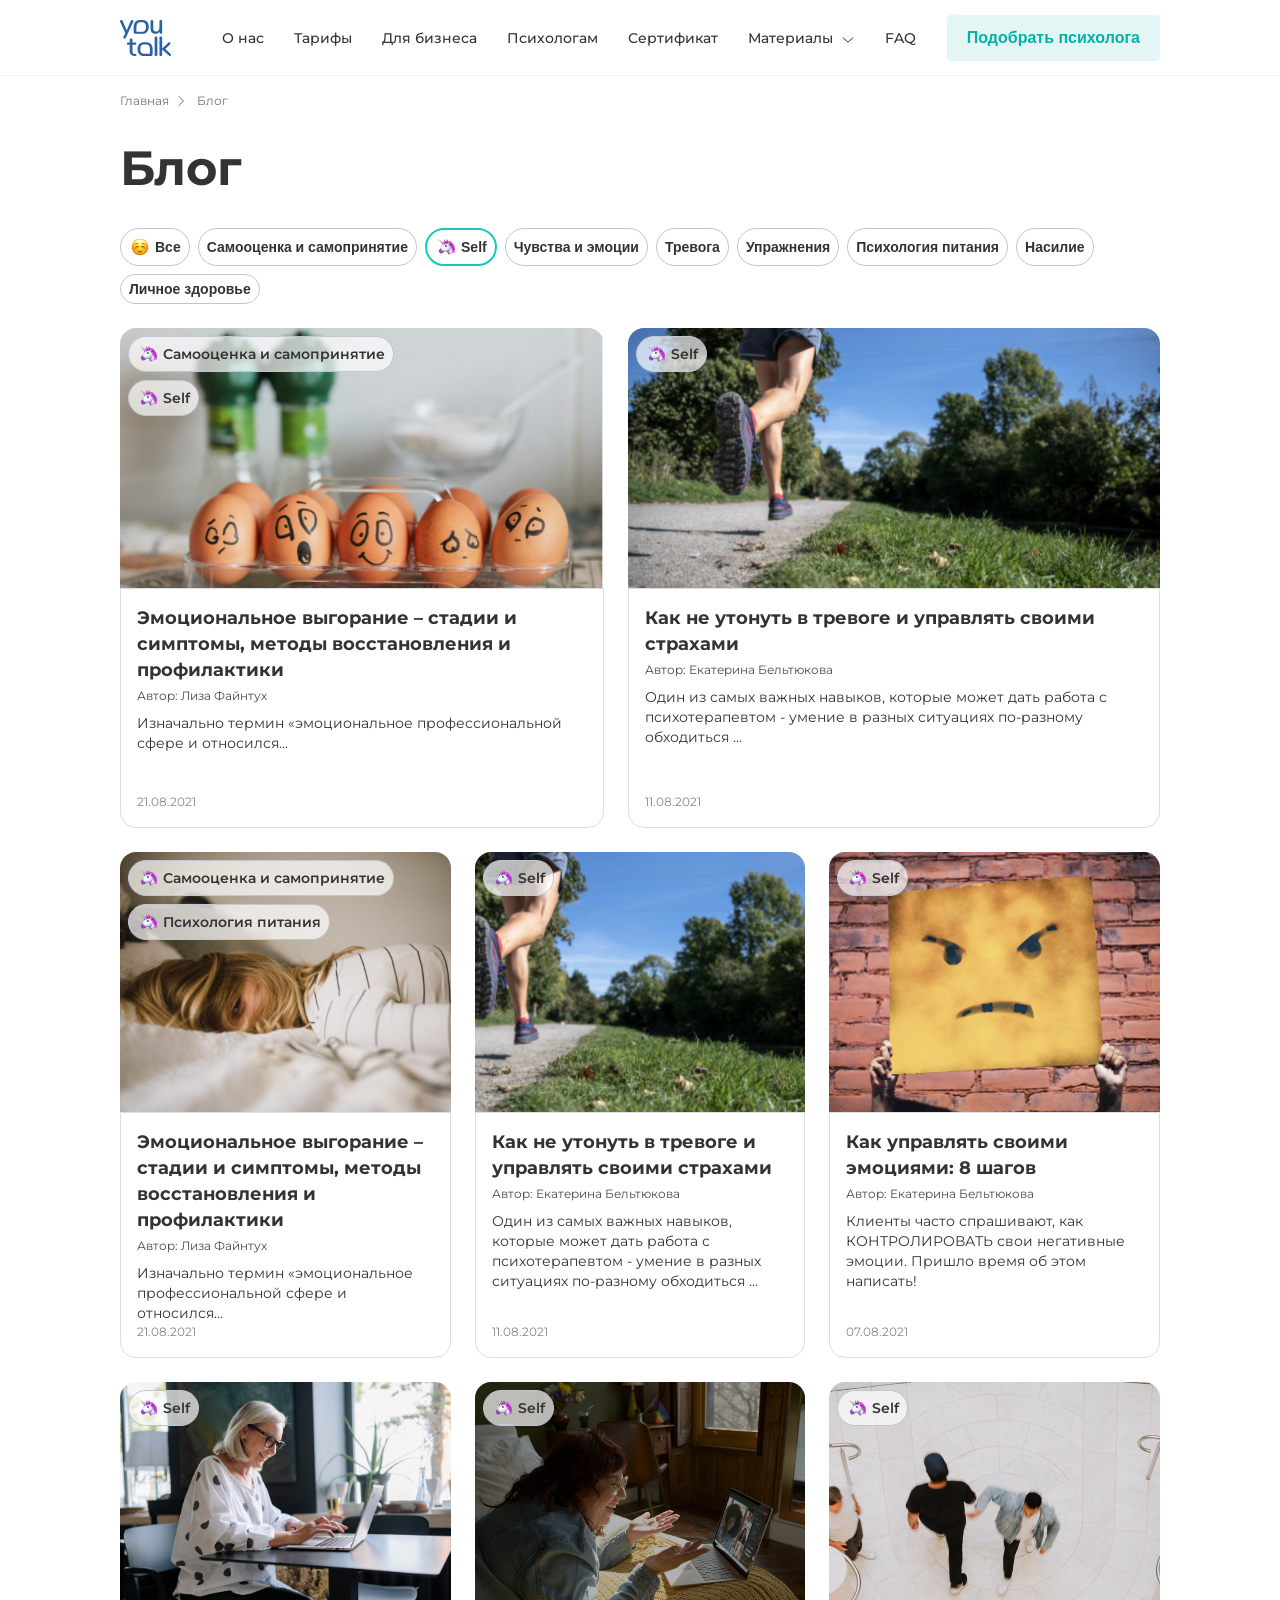
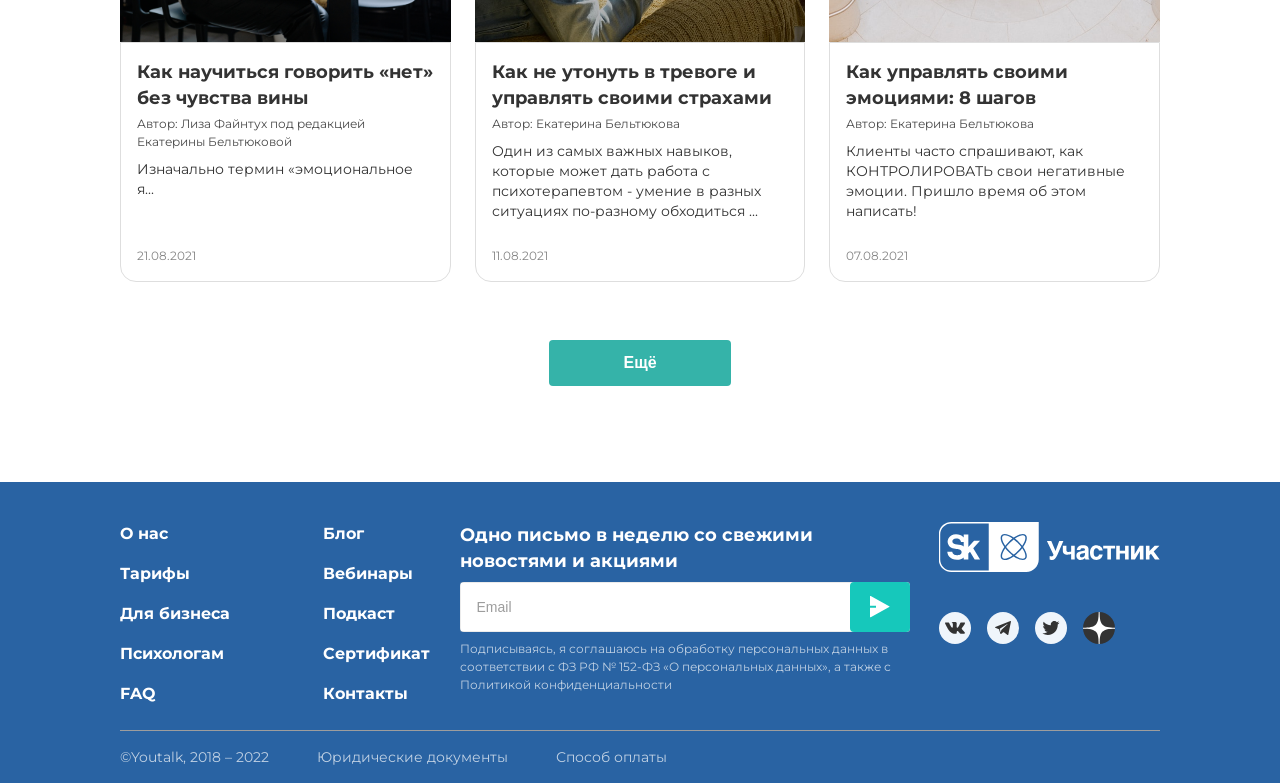
<file: pages/index.html>
<!DOCTYPE html>
<html>
    <head>
        <link rel="stylesheet" href="/bundles/index.css">
    </head>
    <body>
        <header class="header">
            <div class="container header__payload">
                <div class="header__left-bar">
                    <!-- youtalk logo -->
                    <svg width="51" height="36" viewBox="0 0 51 36" fill="none" xmlns="http://www.w3.org/2000/svg">
                        <g clip-path="url(#clip0_4492_2245)">
                        <path d="M13.3302 1.2804C13.3303 1.11943 13.2953 0.960409 13.2279 0.814578C13.1604 0.668747 13.0621 0.539666 12.9398 0.436463C12.6952 0.205117 12.3717 0.0779848 12.0367 0.0815367C11.8038 0.0777518 11.5746 0.140646 11.3756 0.262943C11.1562 0.404074 10.9896 0.614972 10.902 0.862374L6.73786 10.2114L2.56334 0.84397C2.47188 0.611079 2.31107 0.412633 2.10314 0.276053C1.89521 0.139474 1.65042 0.0715042 1.40259 0.0815367C1.04757 0.079776 0.703499 0.205576 0.431833 0.436463C0.296375 0.538044 0.186622 0.670551 0.111538 0.823162C0.036454 0.975774 -0.00183214 1.14416 -0.000193683 1.31458C-0.00164511 1.48194 0.034856 1.64742 0.106512 1.79833L5.31166 12.9772L3.45342 16.9839C3.3752 17.1552 3.3293 17.3398 3.31809 17.5281C3.31575 17.6859 3.35009 17.8421 3.41834 17.9841C3.48659 18.1261 3.58685 18.25 3.71107 18.3458C3.95587 18.5555 4.26716 18.6694 4.58814 18.6665C4.82369 18.6655 5.05368 18.5941 5.24919 18.4614C5.46262 18.3199 5.62866 18.1164 5.72546 17.8778L13.2235 1.79833C13.2944 1.63509 13.3308 1.45867 13.3302 1.2804Z" fill="#2963A3"/>
                        <path d="M39.5071 12.5118C39.4991 12.6807 39.5263 12.8493 39.5868 13.0069C39.6473 13.1645 39.7399 13.3075 39.8585 13.4267C39.982 13.5416 40.1267 13.6306 40.2844 13.6888C40.442 13.747 40.6095 13.7732 40.7772 13.7659C41.1428 13.7818 41.5002 13.6536 41.774 13.4083C41.9002 13.2915 42.0001 13.1486 42.067 12.9894C42.1339 12.8302 42.1662 12.6584 42.1618 12.4855V1.3908C42.1708 1.21084 42.1431 1.03093 42.0804 0.862232C42.0178 0.693535 41.9214 0.539656 41.7974 0.410152C41.5163 0.179307 41.1644 0.0543847 40.8022 0.0567829C40.4399 0.0591811 40.0897 0.188751 39.8116 0.423298C39.6856 0.549219 39.587 0.700291 39.522 0.866874C39.457 1.03346 39.4271 1.21189 39.4343 1.3908V7.79787C39.4343 8.94064 39.115 9.85819 38.4765 10.5505C38.1492 10.8971 37.7523 11.1689 37.3123 11.3476C36.8724 11.5262 36.3997 11.6077 35.926 11.5864C35.029 11.5864 34.3636 11.3322 33.9298 10.8239C33.4961 10.3157 33.28 9.52693 33.2818 8.45777V1.3908C33.2908 1.21084 33.2631 1.03093 33.2005 0.862232C33.1378 0.693535 33.0414 0.539656 32.9174 0.410152C32.7839 0.287248 32.6274 0.192539 32.4571 0.131589C32.2868 0.0706386 32.1062 0.0446762 31.9258 0.0552264C31.7423 0.044194 31.5584 0.0698661 31.3846 0.130771C31.2109 0.191677 31.0508 0.286617 30.9134 0.410152C30.7882 0.538814 30.6911 0.692558 30.6284 0.861466C30.5656 1.03037 30.5386 1.2107 30.5491 1.3908V8.48932C30.5491 12.0508 32.1505 13.8316 35.3534 13.8316C36.2042 13.8433 37.0441 13.6371 37.7946 13.2322C38.523 12.833 39.1186 12.2258 39.5071 11.4865V12.5118Z" fill="#2963A3"/>
                        <path d="M15.3551 33.8917L14.5977 33.8364C13.8794 33.7821 13.3442 33.5551 12.992 33.1555C12.6432 32.7559 12.4714 32.1275 12.4714 31.2731V24.6767H15.1339C15.4483 24.7007 15.7604 24.6071 16.0109 24.4138C16.1171 24.3137 16.2 24.191 16.2536 24.0546C16.3071 23.9182 16.33 23.7715 16.3207 23.6251C16.329 23.4788 16.3055 23.3324 16.2521 23.1962C16.1986 23.0599 16.1163 22.9371 16.0109 22.8364C15.7647 22.6328 15.4515 22.5305 15.1339 22.5498H12.461V19.7419C12.4712 19.5607 12.4427 19.3794 12.3776 19.2103C12.3125 19.0411 12.2123 18.888 12.0837 18.7613C11.8092 18.5154 11.4508 18.3871 11.0843 18.4037C10.9052 18.3942 10.7261 18.4207 10.5572 18.4817C10.3883 18.5426 10.2331 18.6367 10.1005 18.7587C9.97531 18.8873 9.8782 19.0411 9.81544 19.21C9.75268 19.3789 9.72567 19.5592 9.73614 19.7393V22.5498H8.11734C7.79965 22.5299 7.48629 22.6323 7.24028 22.8364C7.13405 22.9366 7.05098 23.0592 6.997 23.1955C6.94302 23.3319 6.91945 23.4785 6.92797 23.6251C6.92797 24.3262 7.32443 24.6767 8.11734 24.6767H9.73614V31.0838C9.73614 32.6271 10.0953 33.797 10.8162 34.5857C11.5371 35.3745 12.6224 35.8267 14.0798 35.9371L14.8086 35.9897C15.2321 36.0514 15.6639 35.9701 16.037 35.7583C16.1722 35.6685 16.282 35.5447 16.3555 35.399C16.4289 35.2533 16.4636 35.0908 16.456 34.9275C16.4634 34.7955 16.4441 34.6633 16.3994 34.539C16.3547 34.4147 16.2854 34.3009 16.1957 34.2045C15.959 34.0065 15.6624 33.8961 15.3551 33.8917Z" fill="#2963A3"/>
                        <path d="M36.0118 16.4976C35.6534 16.4854 35.3031 16.6071 35.028 16.8394C34.8939 16.9653 34.7892 17.1198 34.7217 17.2917C34.6541 17.4637 34.6254 17.6486 34.6376 17.8332V34.683C34.6246 34.8657 34.6529 35.0489 34.7206 35.2189C34.7882 35.3888 34.8934 35.5409 35.028 35.6636C35.3067 35.8877 35.6558 36.0034 36.0118 35.9896C36.3648 36.0049 36.7111 35.8889 36.9851 35.6636C37.1159 35.5385 37.2176 35.3857 37.2828 35.2161C37.3481 35.0465 37.3753 34.8644 37.3625 34.683V17.8332C37.3745 17.6498 37.347 17.466 37.2819 17.2944C37.2167 17.1228 37.1155 16.9676 36.9851 16.8394C36.7147 16.606 36.3672 16.484 36.0118 16.4976Z" fill="#2963A3"/>
                        <path d="M50.5131 33.6997L45.2247 28.9831L50.0291 24.54C50.1683 24.4229 50.2814 24.2773 50.3608 24.1128C50.4402 23.9482 50.4841 23.7686 50.4897 23.5856C50.4811 23.2483 50.3445 22.9273 50.1081 22.689C49.8716 22.4506 49.5536 22.3133 49.2197 22.3053C48.8832 22.327 48.5664 22.473 48.3296 22.7154L42.1771 28.5204V17.8332C42.1897 17.6498 42.1624 17.4658 42.0972 17.2941C42.032 17.1225 41.9305 16.9673 41.7997 16.8394C41.5303 16.606 41.1836 16.4839 40.829 16.4976C40.4698 16.4853 40.1186 16.6069 39.8426 16.8394C39.7085 16.9653 39.6038 17.1198 39.5363 17.2918C39.4687 17.4637 39.44 17.6487 39.4522 17.8332V34.6593C39.44 34.8443 39.4687 35.0296 39.5362 35.202C39.6037 35.3743 39.7084 35.5293 39.8426 35.6557C40.119 35.8873 40.4701 36.008 40.829 35.9949C41.1833 36.0094 41.53 35.8882 41.7997 35.6557C41.9306 35.5273 42.0321 35.3717 42.0973 35.1996C42.1624 35.0275 42.1897 34.8431 42.1771 34.6593V29.6115L48.8969 35.6084C49.1412 35.8532 49.4716 35.9903 49.8156 35.9896C49.9738 35.9905 50.1303 35.9568 50.2745 35.891C50.4187 35.8253 50.5471 35.7289 50.6511 35.6084C50.8844 35.3667 51.0135 35.0416 51.0102 34.704C51.0095 34.5092 50.9643 34.3173 50.8781 34.1431C50.7918 33.9689 50.667 33.8171 50.5131 33.6997Z" fill="#2963A3"/>
                        <path d="M15.3343 13.8212H22.33C23.5218 13.8473 24.6994 13.5563 25.7446 12.9773C26.719 12.417 27.5076 11.5782 28.0114 10.5664C28.5603 9.4342 28.8325 8.18555 28.8052 6.92515C28.8357 5.65685 28.5634 4.39979 28.0114 3.26021C27.5092 2.24593 26.7203 1.40505 25.7446 0.844087C24.6994 0.265099 23.5218 -0.0259512 22.33 0.000152312H20.1204C18.9295 -0.0259836 17.7527 0.265083 16.7085 0.844087C15.7316 1.40353 14.9423 2.24482 14.4416 3.26021C13.8888 4.39956 13.6156 5.65664 13.6452 6.92515V10.7794C13.6452 13.001 14.2074 13.8212 15.3343 13.8212ZM17.3695 3.41796C18.0184 2.61171 18.9354 2.20858 20.1204 2.20858H22.33C23.5168 2.20858 24.4346 2.61346 25.0835 3.42322C25.7325 4.23297 26.056 5.40028 26.0543 6.92515C26.0543 8.4693 25.7351 9.64099 25.0966 10.4402C24.4581 11.2395 23.5359 11.64 22.33 11.6417H16.43C16.43 11.6417 16.3962 8.46842 16.3962 6.92515C16.3962 5.38188 16.7215 4.23034 17.3695 3.41796Z" fill="#2963A3"/>
                        <path d="M29.6094 23.023C28.5657 22.4423 27.3887 22.1502 26.1974 22.1764H23.9878C22.7959 22.1515 21.6184 22.4434 20.5733 23.023C19.5977 23.5829 18.8087 24.4229 18.3064 25.4365C17.7604 26.5777 17.4927 27.8343 17.5257 29.1014C17.4952 30.3607 17.7629 31.609 18.3064 32.7427C18.8095 33.755 19.5983 34.594 20.5733 35.1536C21.6186 35.7322 22.7961 36.0232 23.9878 35.9975H30.9836C32.1131 35.9975 32.6726 35.1772 32.6726 32.9478V29.1014C32.7029 27.8328 32.4297 26.5756 31.8762 25.4365C31.3756 24.4218 30.5862 23.5813 29.6094 23.023ZM29.8879 33.818H23.9878C22.7855 33.818 21.8633 33.4184 21.2213 32.6191C20.5793 31.8199 20.261 30.6473 20.2662 29.1014C20.2662 27.5731 20.5898 26.4057 21.2369 25.5995C21.8841 24.7932 22.8011 24.3884 23.9878 24.3849H26.1974C27.3842 24.3849 28.302 24.7897 28.951 25.5995C29.5999 26.4092 29.9261 27.5766 29.9295 29.1014C29.9295 30.6447 29.8879 33.818 29.8879 33.818Z" fill="#2963A3"/>
                        </g>
                        <defs>
                        <clipPath id="clip0_4492_2245">
                        <rect width="51" height="36" fill="white"/>
                        </clipPath>
                        </defs>
                    </svg>
                    <ul class="header__links">
                        <li><a class="header__link" href="#">О нас</a></li>
                        <li><a class="header__link" href="#">Тарифы</a></li>
                        <li><a class="header__link" href="#">Для бизнеса</a></li>
                        <li><a class="header__link" href="#">Психологам</a></li>
                        <li><a class="header__link" href="#">Сертификат</a></li>
                        <li>
                            <a class="header__link" href="#">
                                Материалы
                                <svg width="14" height="14" viewBox="0 0 14 14" fill="none" xmlns="http://www.w3.org/2000/svg">
                                <path d="M2.09998 4.8999L6.99998 9.0999L11.9 4.8999" stroke="#333333" stroke-linecap="round" stroke-linejoin="round"/>
                                </svg>
                            </a>
                        </li>
                        <li><a class="header__link" href="#">FAQ</a></li>
                    </ul>
                </div>
                <button class="button button_variant_inverse header__pick-up-button">Подобрать психолога</button>
                <button class="header__menu-button">
                    <svg width="18" height="18" viewBox="0 0 18 18" fill="none" xmlns="http://www.w3.org/2000/svg">
                    <path d="M0 3C0 2.44772 0.447715 2 1 2H17C17.5523 2 18 2.44772 18 3C18 3.55228 17.5523 4 17 4H1C0.447716 4 0 3.55228 0 3ZM0 9C0 8.44772 0.447715 8 1 8H17C17.5523 8 18 8.44772 18 9C18 9.55228 17.5523 10 17 10H1C0.447716 10 0 9.55228 0 9ZM0 15C0 14.4477 0.447715 14 1 14H17C17.5523 14 18 14.4477 18 15C18 15.5523 17.5523 16 17 16H1C0.447716 16 0 15.5523 0 15Z" fill="#03B2A5"/>
                    </svg>  
                </button>
            </div>
        </header>
        <main class="blog container">
            <div class="breadcrumbs breadcrumbs_with-gap">
                <a href="#">Главная</a>
                <div class="breadcrumbs__separator">
                    <svg width="16" height="16" viewBox="0 0 16 16" fill="none" xmlns="http://www.w3.org/2000/svg">
                    <g clip-path="url(#clip0_4492_2226)">
                    <path d="M5.8125 12.6875L7.375 11.125L10.5 8L7.375 4.875L5.8125 3.3125" stroke="#333333" stroke-opacity="0.7" stroke-linecap="round" stroke-linejoin="round"/>
                    </g>
                    <defs>
                    <clipPath id="clip0_4492_2226">
                    <rect width="16" height="16" fill="white" transform="matrix(0 1 1 0 0 0)"/>
                    </clipPath>
                    </defs>
                    </svg>
                </div>
                <a href="#">Блог</a>
            </div>
            <h1 class="blog__title title">Блог</h1>
            <div class="tags-list">
                <button class="tag tag_color_light">
                    <div class="tag__image-wrapper">
                        <img class="tag__image" src="/assets/images/tags/smiling.png" />
                    </div>
                    Все
                </button>
                <button class="tag tag_color_light">
                    Самооценка и самопринятие
                </button>
                <button class="tag tag_selected">
                    <div class="tag__image-wrapper">
                        <img class="tag__image" src="/assets/images/tags/unicorn.png" />
                    </div>
                    Self
                </button>
                <button class="tag tag_color_light">
                    Чувства и эмоции
                </button>
                <button class="tag tag_color_light">
                    Тревога
                </button>
                <button class="tag tag_color_light">
                    Упражнения
                </button>
                <button class="tag tag_color_light">
                    Психология питания
                </button>
                <button class="tag tag_color_light">
                    Насилие
                </button>
                <button class="tag tag_color_light">
                    Личное здоровье
                </button>
            </div>
            <div class="two-cards-layout two-cards-layout_with-gap">
                <div class="card">
                    <div class="card__banner banner">
                        <img class="banner__image" src="/assets/images/eggs.png" />
                        <div class="banner__tags">
                            <div class="tag tag_color_basic">
                                <div class="tag__image-wrapper">
                                    <img class="tag__image" src="/assets/images/tags/unicorn.png" />
                                </div>
                                Самооценка и самопринятие
                            </div>
                            <div class="tag tag_color_basic">
                                <div class="tag__image-wrapper">
                                    <img class="tag__image" src="/assets/images/tags/unicorn.png" />
                                </div>
                                Self
                            </div>
                        </div>
                    </div>
                    <div class="card__content">
                        <div class="card__payload">
                            <h4 class="card__title">
                                Эмоциональное выгорание – стадии и симптомы, методы восстановления и профилактики
                            </h4>
                            <div class="card__author">Автор: Лиза Файнтух</div>
                            <p class="card__description">
                                Изначально термин «эмоциональное профессиональной сфере и относился...
                            </p>
                        </div>
                        <div class="card__date">
                            21.08.2021
                        </div>
                    </div>
                </div>
                <div class="card">
                    <div class="card__banner banner">
                        <img class="banner__image" src="/assets/images/running.png" />
                        <div class="banner__tags">
                            <div class="tag tag_color_basic">
                                <div class="tag__image-wrapper">
                                    <img class="tag__image" src="/assets/images/tags/unicorn.png" />
                                </div>
                                Self
                            </div>
                        </div>
                    </div>
                    <div class="card__content">
                        <div class="card__payload">
                            <h4 class="card__title">
                                Как не утонуть в тревоге и управлять своими страхами
                            </h4>
                            <div class="card__author">Автор: Екатерина Бельтюкова</div>
                            <p class="card__description">
                                Один из самых важных навыков, которые может дать работа с психотерапевтом - умение в разных ситуациях по-разному обходиться ...
                            </p>
                        </div>
                        <div class="card__date">
                            11.08.2021
                        </div>
                    </div>
                </div>
            </div>
            <div class="many-cards-layout">
                <div class="card">
                    <div class="card__banner banner">
                        <img class="banner__image" src="/assets/images/sleeping.png" />
                        <div class="banner__tags">
                            <div class="tag tag_color_basic">
                                <div class="tag__image-wrapper">
                                    <img class="tag__image" src="/assets/images/tags/unicorn.png" />
                                </div>
                                Самооценка и самопринятие
                            </div>
                            <div class="tag tag_color_basic">
                                <div class="tag__image-wrapper">
                                    <img class="tag__image" src="/assets/images/tags/unicorn.png" />
                                </div>
                                Психология питания
                            </div>
                        </div>
                    </div>
                    <div class="card__content">
                        <div class="card__payload">
                            <h4 class="card__title">
                                Эмоциональное выгорание – стадии и симптомы, методы восстановления и профилактики
                            </h4>
                            <div class="card__author">Автор: Лиза Файнтух</div>
                            <p class="card__description">
                                Изначально термин «эмоциональное профессиональной сфере и относился...
                            </p>
                        </div>
                        <div class="card__date">
                            21.08.2021
                        </div>
                    </div>
                </div>
                <div class="card">
                    <div class="card__banner banner">
                        <img class="banner__image" src="/assets/images/running.png" />
                        <div class="banner__tags">
                            <div class="tag tag_color_basic">
                                <div class="tag__image-wrapper">
                                    <img class="tag__image" src="/assets/images/tags/unicorn.png" />
                                </div>
                                Self
                            </div>
                        </div>
                    </div>
                    <div class="card__content">
                        <div class="card__payload">
                            <h4 class="card__title">
                                Как не утонуть в тревоге и управлять своими страхами
                            </h4>
                            <div class="card__author">Автор: Екатерина Бельтюкова</div>
                            <p class="card__description">
                                Один из самых важных навыков, которые может дать работа с психотерапевтом - умение в разных ситуациях по-разному обходиться ...
                            </p>
                        </div>
                        <div class="card__date">
                            11.08.2021
                        </div>
                    </div>
                </div>
                <div class="card">
                    <div class="card__banner banner">
                        <img class="banner__image" src="/assets/images/emotions.png" />
                        <div class="banner__tags">
                            <div class="tag tag_color_basic">
                                <div class="tag__image-wrapper">
                                    <img class="tag__image" src="/assets/images/tags/unicorn.png" />
                                </div>
                                Self
                            </div>
                        </div>
                    </div>
                    <div class="card__content">
                        <div class="card__payload">
                            <h4 class="card__title">
                                Как управлять своими эмоциями: 8 шагов
                            </h4>
                            <div class="card__author">Автор: Екатерина Бельтюкова</div>
                            <p class="card__description">
                                Клиенты часто спрашивают, как КОНТРОЛИРОВАТЬ свои негативные эмоции. Пришло время об этом написать!
                            </p>
                        </div>
                        <div class="card__date">
                            07.08.2021
                        </div>
                    </div>
                </div>
                <div class="card">
                    <div class="card__banner banner">
                        <img class="banner__image" src="/assets/images/working_on_notebook.jpg" />
                        <div class="banner__tags">
                            <div class="tag tag_color_basic">
                                <div class="tag__image-wrapper">
                                    <img class="tag__image" src="/assets/images/tags/unicorn.png" />
                                </div>
                                Self
                            </div>
                        </div>
                    </div>
                    <div class="card__content">
                        <div class="card__payload">
                            <h4 class="card__title">
                                Как научиться говорить «нет» без чувства вины
                            </h4>
                            <div class="card__author">Автор: Лиза Файнтух под редакцией  Екатерины Бельтюковой</div>
                            <p class="card__description">
                                Изначально термин «эмоциональное я...
                            </p>
                        </div>
                        <div class="card__date">
                            21.08.2021
                        </div>
                    </div>
                </div>
                <div class="card">
                    <div class="card__banner banner">
                        <img class="banner__image" src="/assets/images/happy_with_notebook.jpg" />
                        <div class="banner__tags">
                            <div class="tag tag_color_basic">
                                <div class="tag__image-wrapper">
                                    <img class="tag__image" src="/assets/images/tags/unicorn.png" />
                                </div>
                                Self
                            </div>
                        </div>
                    </div>
                    <div class="card__content">
                        <div class="card__payload">
                            <h4 class="card__title">
                                Как не утонуть в тревоге и управлять своими страхами
                            </h4>
                            <div class="card__author">Автор: Екатерина Бельтюкова</div>
                            <p class="card__description">
                                Один из самых важных навыков, которые может дать работа с психотерапевтом - умение в разных ситуациях по-разному обходиться ...
                            </p>
                        </div>
                        <div class="card__date">
                            11.08.2021
                        </div>
                    </div>
                </div>
                <div class="card">
                    <div class="card__banner banner">
                        <img class="banner__image" src="/assets/images/anger.jpg" />
                        <div class="banner__tags">
                            <div class="tag tag_color_basic">
                                <div class="tag__image-wrapper">
                                    <img class="tag__image" src="/assets/images/tags/unicorn.png" />
                                </div>
                                Self
                            </div>
                        </div>
                    </div>
                    <div class="card__content">
                        <div class="card__payload">
                            <h4 class="card__title">
                                Как управлять своими эмоциями: 8 шагов
                            </h4>
                            <div class="card__author">Автор: Екатерина Бельтюкова</div>
                            <p class="card__description">
                                Клиенты часто спрашивают, как КОНТРОЛИРОВАТЬ свои негативные эмоции. Пришло время об этом написать!
                            </p>
                        </div>
                        <div class="card__date">
                            07.08.2021
                        </div>
                    </div>
                </div>
            </div>
            <div class="more-button-container">
                <button class="more-button-container__button button button_variant_primary">
                    Ещё
                </button>
            </div>
        </main>
        <footer class="footer">
            <div class="container footer__container">
                <div class="footer__payload">
                    <div class="footer__links-block">
                        <ul class="footer__links">
                            <li><a class="footer__link" href="#">О нас</a></li>
                            <li><a class="footer__link" href="#">Тарифы</a></li>
                            <li><a class="footer__link" href="#">Для бизнеса</a></li>
                            <li><a class="footer__link" href="#">Психологам</a></li>
                            <li><a class="footer__link" href="#">FAQ</a></li>
                        </ul>
                        <ul class="footer__links">
                            <li><a class="footer__link" href="#">Блог</a></li>
                            <li><a class="footer__link" href="#">Вебинары</a></li>
                            <li><a class="footer__link" href="#">Подкаст</a></li>
                            <li><a class="footer__link" href="#">Сертификат</a></li>
                            <li><a class="footer__link" href="#">Контакты</a></li>
                        </ul>
                    </div>
                    <div class="subscribe-form footer__form">
                        <h5 class="subscribe-form__header">
                            Одно письмо в неделю со свежими новостями и акциями
                        </h5>
                        <div class="input-container">
                            <input class="input-container__input" type="email" placeholder="Email" />
                            <button class="input-container__button">
                                <svg width="20" height="22" viewBox="0 0 20 22" fill="none" xmlns="http://www.w3.org/2000/svg">
                                <path d="M0 11.6539H6V9.65391H0V0.499914C1.48755e-05 0.413029 0.0226703 0.327647 0.0657334 0.252184C0.108797 0.176722 0.170781 0.113783 0.245577 0.0695715C0.320372 0.0253602 0.405398 0.00140242 0.492273 5.97216e-05C0.579148 -0.00128298 0.664873 0.0200357 0.741 0.0619144L19.203 10.2159C19.2814 10.2591 19.3468 10.3225 19.3923 10.3995C19.4378 10.4766 19.4618 10.5644 19.4618 10.6539C19.4618 10.7434 19.4378 10.8313 19.3923 10.9083C19.3468 10.9853 19.2814 11.0488 19.203 11.0919L0.741 21.2459C0.664873 21.2878 0.579148 21.3091 0.492273 21.3078C0.405398 21.3064 0.320372 21.2825 0.245577 21.2383C0.170781 21.194 0.108797 21.1311 0.0657334 21.0556C0.0226703 20.9802 1.48755e-05 20.8948 0 20.8079V11.6539Z" fill="white"/>
                                </svg>                                    
                            </button>
                        </div>
                        <p class="subscribe-form__disclaimer">
                            Подписываясь, я соглашаюсь на обработку персональных данных в соответствии с ФЗ РФ № 152-ФЗ «О персональных данных», а также с Политикой конфиденциальности
                        </p>
                    </div>
                    <div class="footer__social-links">
                        <div class="svg-container">
                            <svg width="221" height="50" viewBox="0 0 221 50" fill="none" xmlns="http://www.w3.org/2000/svg">
                            <g clip-path="url(#clip0_4492_1623)">
                            <path d="M83.2307 23.751C86.2668 19.2628 87.1299 15.3838 85.7388 13.9927C85.3022 13.5662 84.6421 13.3428 83.779 13.3428C81.8801 13.3428 79.0775 14.409 75.9805 16.5008C77.2701 17.4959 78.5597 18.623 79.829 19.8923C81.0983 21.1616 82.2355 22.4512 83.2205 23.7408L83.2307 23.751Z" fill="white"/>
                            <path d="M69.646 19.9021C70.9152 18.6328 72.2049 17.4955 73.4945 16.5105C70.3974 14.4187 67.5948 13.3525 65.6959 13.3525C64.8429 13.3525 64.1728 13.5658 63.7361 14.0024C62.345 15.3936 63.2081 19.2624 66.2442 23.7607C67.2394 22.4711 68.3767 21.1815 69.6358 19.9122L69.646 19.9021Z" fill="white"/>
                            <path d="M82.3354 24.9998C81.3403 23.6695 80.1624 22.2987 78.8017 20.938C77.441 19.5773 76.0702 18.3994 74.74 17.4043C73.4098 18.3994 72.0389 19.5773 70.6782 20.938C69.3176 22.2987 68.1397 23.6695 67.1445 24.9998C68.1397 26.33 69.3176 27.7008 70.6782 29.0615C72.0389 30.4222 73.4098 31.6001 74.74 32.5952C76.0702 31.6001 77.441 30.4222 78.8017 29.0615C80.1624 27.7008 81.3403 26.33 82.3354 24.9998Z" fill="white"/>
                            <path d="M66.256 26.249C63.2198 30.7372 62.3567 34.6162 63.7478 36.0073C65.139 37.3985 69.0078 36.5354 73.5062 33.4891C72.2166 32.4939 70.927 31.3567 69.6577 30.0975C68.3884 28.8282 67.2511 27.5386 66.2661 26.249H66.256Z" fill="white"/>
                            <path d="M52.0269 0H12.2422C5.33723 0 -0.257812 5.59505 -0.257812 12.5V37.5C-0.257812 44.405 5.33723 50 12.2422 50H87.2422C94.1471 50 99.7422 44.405 99.7422 37.5V0H52.0269ZM49.7422 48.5378H12.2422C6.15974 48.5378 1.20441 43.5825 1.20441 37.5V12.5C1.20441 6.41755 6.15974 1.46223 12.2422 1.46223H49.7422V48.5378ZM86.7751 37.0329C86.0541 37.7539 85.0184 38.0991 83.7897 38.0991C81.3628 38.0991 78.1236 36.7689 74.7422 34.3928C71.3608 36.7689 68.1216 38.0991 65.6947 38.0991C64.4558 38.0991 63.4302 37.7539 62.7093 37.0329C60.5667 34.8903 61.7548 30.1076 65.3393 25C61.7548 19.8924 60.5667 15.1097 62.7093 12.9671C64.8519 10.8245 69.6346 12.0126 74.7422 15.5971C79.8498 12.0126 84.6325 10.8245 86.7751 12.9671C88.9177 15.1097 87.7296 19.8924 84.1451 25C87.7296 30.1076 88.9177 34.8903 86.7751 37.0329Z" fill="white"/>
                            <path d="M79.8407 30.0975C78.5714 31.3668 77.2818 32.5041 75.9922 33.4891C80.4804 36.5252 84.3594 37.3883 85.7505 36.0073C87.1417 34.6162 86.2785 30.7474 83.2424 26.249C82.2473 27.5386 81.11 28.8282 79.8508 30.0975H79.8407Z" fill="white"/>
                            <path d="M10.2926 15.2113C8.95222 16.8867 8.35312 19.1715 8.76945 21.0297C9.84581 25.8429 14.3137 26.6146 17.5936 27.0411C20.1829 27.3762 22.6606 27.8534 22.5997 30.1585C22.5286 32.5549 19.8275 33.1438 18.0505 33.1438C13.4303 33.1438 13.278 29.732 13.278 29.732H8.3125C8.38358 31.0114 8.76945 33.0728 10.3535 34.8396C12.0798 36.7791 14.6793 37.7539 18.0607 37.7539C20.6602 37.7539 23.0261 36.9111 24.7118 35.4083V37.4696H29.3421V31.5699L30.977 29.7726L35.6582 37.4696H41.0501L34.2365 26.2084L41.0501 18.745H35.0489L29.3421 25.0001V12.5001H24.7118V15.526C24.5595 15.3331 24.397 15.1402 24.2244 14.9472C22.5387 13.1601 20.1119 12.2563 17.0046 12.2563C13.4201 12.2563 11.3791 13.8607 10.2926 15.2113ZM17.0859 16.5923C19.1675 16.5923 21.2491 17.0594 22.0412 19.9533H24.7016V24.3806C21.3811 21.6491 14.1716 23.3652 13.3998 19.9635C12.9937 18.1763 14.7707 16.5923 17.0859 16.5923Z" fill="white"/>
                            <path d="M111.538 34.3421C111.852 34.4437 112.208 34.4944 112.624 34.4944C113.142 34.4944 113.558 34.3421 113.873 34.0273C114.188 33.7125 114.391 33.2962 114.493 32.8393L107.902 18.8872H112.289L116.513 28.8994L120.22 18.8872H124.393L118.453 32.6362C117.671 34.4538 116.869 35.8043 115.985 36.6573C115.102 37.5407 114.147 37.9774 113.081 37.9774C112.716 37.9774 112.431 37.9774 112.198 37.9266C111.934 37.8961 111.731 37.8454 111.548 37.7946L111.05 37.6423C110.918 37.5915 110.786 37.5407 110.664 37.5103V33.9867C110.898 34.139 111.182 34.271 111.517 34.3523L111.538 34.3421Z" fill="white"/>
                            <path d="M131.543 32.2707C131.279 32.3519 130.995 32.4027 130.69 32.4737C130.375 32.5245 130.04 32.5753 129.705 32.6058C129.37 32.6565 129.035 32.6565 128.72 32.6565C127.918 32.6565 127.238 32.5753 126.618 32.4534C126.019 32.3011 125.501 32.0879 125.085 31.7833C124.669 31.4685 124.354 31.0521 124.151 30.5343C123.948 30.0367 123.836 29.4173 123.836 28.6963V23.7207H127.41V27.9957C127.41 28.3815 127.461 28.7268 127.563 28.9502C127.644 29.2142 127.796 29.4173 127.999 29.5696C128.202 29.7219 128.436 29.8336 128.751 29.8844C129.065 29.9352 129.421 29.9656 129.837 29.9656C130.457 29.9656 130.924 29.9149 131.289 29.8133C131.655 29.6813 131.939 29.5493 132.142 29.4274V23.7207H135.717V37.5205H132.142V32.0777C131.99 32.1285 131.777 32.2097 131.523 32.2808L131.543 32.2707Z" fill="white"/>
                            <path d="M149.588 35.7945C149.619 36.0585 149.69 36.2921 149.771 36.4139C149.852 36.5967 149.923 36.6983 150.035 36.7795C150.137 36.8607 150.218 36.9115 150.35 36.9318V37.5005H146.38L146.176 36.8506C146.075 36.5866 146.044 36.2819 146.044 35.8859L145.242 36.6881C144.958 36.9217 144.674 37.1247 144.339 37.3075C144.003 37.4903 143.638 37.6426 143.201 37.7442C142.765 37.8457 142.247 37.8965 141.648 37.8965C141.049 37.8965 140.46 37.8152 139.932 37.6325C139.414 37.4497 138.977 37.1654 138.581 36.8303C138.215 36.4647 137.911 36.0281 137.698 35.4797C137.495 34.9619 137.383 34.3425 137.383 33.6418C137.383 33.0732 137.464 32.5553 137.647 32.0577C137.83 31.5602 138.083 31.154 138.398 30.7884C138.733 30.4229 139.129 30.1182 139.586 29.8847C140.053 29.6207 140.571 29.4684 141.17 29.3871L144.674 28.8693C144.806 28.8388 144.938 28.8388 145.09 28.788C145.242 28.7576 145.374 28.7068 145.506 28.6052C145.638 28.524 145.74 28.4225 145.821 28.2905C145.902 28.1381 145.953 27.9554 145.953 27.7218C145.953 27.4883 145.902 27.2852 145.852 27.1024C145.77 26.8993 145.648 26.7368 145.486 26.6048C145.303 26.4525 145.1 26.3408 144.816 26.2697C144.531 26.1885 144.166 26.1682 143.75 26.1682C143.252 26.1682 142.897 26.219 142.612 26.3002C142.298 26.4018 142.064 26.5642 141.912 26.7165C141.729 26.8993 141.597 27.1024 141.526 27.3156L141.373 28.0671H137.799C137.799 27.9148 137.83 27.6812 137.88 27.3664C137.931 27.0821 138.033 26.747 138.195 26.3814C138.327 26.0464 138.561 25.6808 138.815 25.3152C139.079 24.9497 139.414 24.6146 139.881 24.2998C140.297 24.0155 140.845 23.7515 141.465 23.5687C142.084 23.3859 142.815 23.2844 143.699 23.2539C144.917 23.2539 145.933 23.3859 146.705 23.6195C147.456 23.8835 148.055 24.2186 148.492 24.6044C148.908 25.0208 149.192 25.4574 149.345 25.955C149.477 26.4525 149.548 26.9399 149.548 27.4375V34.7486C149.548 35.165 149.578 35.5 149.629 35.7641L149.588 35.7945ZM145.283 31.0728C145.049 31.1743 144.765 31.2758 144.399 31.3368L143.445 31.5195C143.029 31.6008 142.663 31.6719 142.358 31.7836C142.044 31.8851 141.79 32.0171 141.577 32.1694C141.373 32.3522 141.211 32.5553 141.109 32.7888C141.008 33.0224 140.957 33.3067 140.957 33.6723C140.957 33.9566 141.008 34.2206 141.089 34.4237C141.191 34.6572 141.323 34.8096 141.505 34.972C141.658 35.104 141.841 35.236 142.054 35.2868C142.287 35.368 142.521 35.3883 142.785 35.3883C142.917 35.3883 143.1 35.3579 143.303 35.3376C143.506 35.3071 143.719 35.2563 143.973 35.1853C144.207 35.0837 144.44 34.9822 144.674 34.8197C144.907 34.6877 145.11 34.4846 145.293 34.2511C145.496 34.0175 145.659 33.7332 145.76 33.3676C145.862 33.0325 145.943 32.6365 145.943 32.1796V30.7783C145.74 30.9103 145.506 31.0118 145.293 31.0931L145.283 31.0728Z" fill="white"/>
                            <path d="M159.599 27.6298C159.498 27.3455 159.335 27.112 159.163 26.9292C158.959 26.7261 158.726 26.5941 158.462 26.4926C158.178 26.4113 157.842 26.3606 157.446 26.3606C156.847 26.3606 156.38 26.4926 156.025 26.7769C155.659 27.0612 155.375 27.3963 155.192 27.8126C154.989 28.2493 154.877 28.7164 154.806 29.2139C154.756 29.7115 154.705 30.1684 154.705 30.6152C154.705 31.062 154.735 31.5494 154.786 32.0368C154.837 32.5547 154.938 32.9913 155.152 33.4077C155.334 33.824 155.588 34.1896 155.984 34.4434C156.35 34.7277 156.837 34.8597 157.467 34.8597C157.883 34.8597 158.249 34.7785 158.553 34.5957C158.838 34.4434 159.102 34.2302 159.305 33.9966C159.508 33.7326 159.67 33.4788 159.772 33.1944C159.853 32.9304 159.904 32.6766 159.904 32.443H163.641C163.641 32.6766 163.61 32.9609 163.539 33.3264C163.438 33.7123 163.305 34.0779 163.123 34.4942C162.94 34.8801 162.686 35.2964 162.392 35.7127C162.057 36.129 161.691 36.4946 161.224 36.7992C160.757 37.1343 160.239 37.3983 159.619 37.6014C159 37.8045 158.269 37.9162 157.467 37.9162C156.431 37.9162 155.497 37.7639 154.695 37.4491C153.892 37.114 153.212 36.6469 152.674 36.0275C152.126 35.4081 151.709 34.6567 151.425 33.7225C151.141 32.8187 150.988 31.7728 150.988 30.6152C150.988 29.4576 151.141 28.3813 151.455 27.4775C151.77 26.5941 152.207 25.8224 152.775 25.1928C153.344 24.5734 154.024 24.1063 154.827 23.7915C155.609 23.4564 156.512 23.2939 157.477 23.2939C157.893 23.2939 158.33 23.3447 158.797 23.3955C159.234 23.4463 159.68 23.5783 160.117 23.7306C160.554 23.9134 160.97 24.1164 161.386 24.3805C161.772 24.6445 162.138 24.9796 162.473 25.3654C162.788 25.7513 163.041 26.2184 163.255 26.7363C163.458 27.2541 163.59 27.8736 163.641 28.5742H159.904C159.823 28.2086 159.751 27.8736 159.619 27.6197L159.599 27.6298Z" fill="white"/>
                            <path d="M176.109 23.7104V26.6146H171.935V37.5102H168.361V26.6146H164.188V23.7104H176.119H176.109Z" fill="white"/>
                            <path d="M186.061 28.6963V23.7207H189.635V37.5205H186.061V31.6106H180.801V37.5205H177.227V23.7207H180.801V28.6963H186.061Z" fill="white"/>
                            <path d="M195.664 32.2198L200.701 23.7104H204.458V37.5102H200.883V29.1836H200.833L195.959 37.5102H192.039V23.7104H195.613V32.2198H195.664Z" fill="white"/>
                            <path d="M215.651 23.7103H220.423L214.717 29.4374L220.657 37.5H215.986L211.944 31.6612L210.492 33.1437V37.5H206.918V23.7002H210.492V28.9398L215.651 23.7002V23.7103Z" fill="white"/>
                            </g>
                            <defs>
                            <clipPath id="clip0_4492_1623">
                            <rect width="221" height="50" fill="white"/>
                            </clipPath>
                            </defs>
                            </svg>                           
                        </div>
                        <div class="social-media-links">
                            <a class="social-media-links__link" href="#">
                                <svg width="32" height="32" viewBox="0 0 32 32" fill="none" xmlns="http://www.w3.org/2000/svg">
                                <g clip-path="url(#clip0_4492_1607)">
                                <rect width="32" height="32" rx="16" fill="#EFF5FB"/>
                                <g clip-path="url(#clip1_4492_1607)">
                                <path d="M25.8217 20.5411C25.768 20.4479 25.4355 19.6996 23.8353 18.1615C22.1602 16.551 22.3852 16.8125 24.4029 14.0277C25.6317 12.3318 26.123 11.296 25.9692 10.8533C25.823 10.4312 24.9192 10.5426 24.9192 10.5426L21.9139 10.5607C21.9139 10.5607 21.6914 10.5296 21.5252 10.6319C21.3639 10.7329 21.2601 10.9659 21.2601 10.9659C21.2601 10.9659 20.7839 12.2787 20.1488 13.3947C18.81 15.7496 18.2737 15.8739 18.0549 15.7276C17.5461 15.3871 17.6736 14.3579 17.6736 13.6277C17.6736 11.3452 18.0074 10.3937 17.0223 10.1477C16.6948 10.0661 16.4548 10.0118 15.6185 10.0027C14.5459 9.99105 13.6371 10.0066 13.1233 10.2668C12.7808 10.4403 12.517 10.8274 12.6783 10.8494C12.877 10.8766 13.3271 10.975 13.5658 11.3116C13.8746 11.7453 13.8634 12.7214 13.8634 12.7214C13.8634 12.7214 14.0409 15.4078 13.4496 15.7418C13.0433 15.971 12.487 15.5036 11.2932 13.3662C10.6819 12.2722 10.2193 11.0617 10.2193 11.0617C10.2193 11.0617 10.1306 10.8364 9.97182 10.716C9.77931 10.5698 9.50929 10.5231 9.50929 10.5231L6.65158 10.5413C6.65158 10.5413 6.2228 10.5542 6.06528 10.7471C5.92527 10.9193 6.05403 11.274 6.05403 11.274C6.05403 11.274 8.2917 16.6947 10.8244 19.4277C13.1483 21.9328 15.786 21.7684 15.786 21.7684H16.9811C16.9811 21.7684 17.3424 21.727 17.5261 21.5211C17.6961 21.3321 17.6899 20.9774 17.6899 20.9774C17.6899 20.9774 17.6661 19.3163 18.4112 19.0717C19.145 18.8309 20.0876 20.677 21.0864 21.3878C21.8414 21.925 22.4152 21.8072 22.4152 21.8072L25.0867 21.7684C25.0867 21.7684 26.4843 21.6791 25.8217 20.5411Z" fill="#333333"/>
                                </g>
                                </g>
                                <defs>
                                <clipPath id="clip0_4492_1607">
                                <rect width="32" height="32" fill="white"/>
                                </clipPath>
                                <clipPath id="clip1_4492_1607">
                                <rect width="20" height="12" fill="white" transform="translate(6 10)"/>
                                </clipPath>
                                </defs>
                                </svg>                                    
                            </a>
                            <a class="social-media-links__link" href="#">
                                <svg width="32" height="32" viewBox="0 0 32 32" fill="none" xmlns="http://www.w3.org/2000/svg">
                                <g clip-path="url(#clip0_4492_1611)">
                                <rect width="32" height="32" rx="16" fill="#EFF5FB"/>
                                <g clip-path="url(#clip1_4492_1611)">
                                <path d="M8.28261 15.7694L11.9693 17.1638L13.3963 21.8146C13.4876 22.1125 13.847 22.2226 14.0856 22.0249L16.1406 20.3271C16.3561 20.1492 16.6629 20.1404 16.888 20.306L20.5946 23.0331C20.8498 23.2211 21.2113 23.0794 21.2753 22.7669L23.9906 9.53073C24.0604 9.18936 23.7295 8.90457 23.4087 9.03029L8.27829 14.9455C7.9049 15.0914 7.90815 15.6272 8.28261 15.7694ZM13.1663 16.4215L20.3716 11.9242C20.5011 11.8437 20.6343 12.0211 20.5231 12.1256L14.5767 17.7273C14.3677 17.9245 14.2329 18.1883 14.1947 18.4747L13.9921 19.996C13.9653 20.1991 13.6837 20.2193 13.6284 20.0227L12.8494 17.2486C12.7602 16.9322 12.8902 16.5943 13.1663 16.4215Z" fill="#333333"/>
                                </g>
                                </g>
                                <defs>
                                <clipPath id="clip0_4492_1611">
                                <rect width="32" height="32" fill="white"/>
                                </clipPath>
                                <clipPath id="clip1_4492_1611">
                                <rect width="16" height="14" fill="white" transform="translate(8 9)"/>
                                </clipPath>
                                </defs>
                                </svg>                                                         
                            </a>
                            <a class="social-media-links__link" href="#">
                                <svg width="32" height="32" viewBox="0 0 32 32" fill="none" xmlns="http://www.w3.org/2000/svg">
                                <g clip-path="url(#clip0_4492_1615)">
                                <rect width="32" height="32" rx="16" fill="#EFF5FB"/>
                                <g clip-path="url(#clip1_4492_1615)">
                                <path d="M24.4702 10.7133C23.834 10.9947 23.1593 11.1795 22.4685 11.2616C23.1967 10.8261 23.7416 10.1408 24.0019 9.33327C23.3185 9.73994 22.5694 10.0249 21.7885 10.1791C21.264 9.61792 20.5688 9.24574 19.811 9.12043C19.0532 8.99511 18.2752 9.12368 17.5979 9.48615C16.9207 9.84862 16.3822 10.4247 16.0661 11.1248C15.7501 11.8249 15.6742 12.6098 15.8502 13.3574C14.4645 13.288 13.1088 12.9279 11.8713 12.3005C10.6337 11.6731 9.54198 10.7925 8.66688 9.71577C8.35712 10.2478 8.19434 10.8526 8.19521 11.4683C8.19521 12.6766 8.81021 13.7441 9.74521 14.3691C9.19188 14.3517 8.65074 14.2023 8.16688 13.9333V13.9766C8.16704 14.7814 8.44552 15.5613 8.95508 16.1842C9.46465 16.807 10.1739 17.2345 10.9627 17.3941C10.4491 17.5333 9.91046 17.5538 9.38771 17.4541C9.6101 18.1468 10.0435 18.7526 10.6274 19.1867C11.2112 19.6208 11.9161 19.8614 12.6435 19.8749C11.9206 20.4427 11.0929 20.8624 10.2076 21.1101C9.32236 21.3577 8.39698 21.4285 7.48438 21.3183C9.07746 22.3428 10.932 22.8867 12.826 22.8849C19.2369 22.8849 22.7427 17.5741 22.7427 12.9683C22.7427 12.8183 22.7385 12.6666 22.7319 12.5183C23.4143 12.0251 24.0032 11.4141 24.471 10.7141L24.4702 10.7133Z" fill="#333333"/>
                                </g>
                                </g>
                                <defs>
                                <clipPath id="clip0_4492_1615">
                                <rect width="32" height="32" fill="white"/>
                                </clipPath>
                                <clipPath id="clip1_4492_1615">
                                <rect width="18" height="18" fill="white" transform="translate(7 7)"/>
                                </clipPath>
                                </defs>
                                </svg>                                                              
                            </a>
                            <a class="social-media-links__link" href="#">
                                <svg width="32" height="32" viewBox="0 0 32 32" fill="none" xmlns="http://www.w3.org/2000/svg">
                                <g clip-path="url(#clip0_4492_1620)">
                                <path d="M0 16C0 7.16343 7.16343 0 16 0C24.8366 0 32 7.16343 32 16C32 24.8366 24.8366 32 16 32C7.16343 32 0 24.8366 0 16Z" fill="#333333"/>
                                <path fill-rule="evenodd" clip-rule="evenodd" d="M15.6762 0C15.6006 6.58251 15.1702 10.2664 12.7183 12.7183C10.2664 15.1702 6.58251 15.6006 0 15.6762V16.6315C6.58251 16.707 10.2664 17.1375 12.7183 19.5894C15.1317 22.0028 15.5866 25.6099 15.6724 32H16.6353C16.721 25.6099 17.1759 22.0028 19.5894 19.5894C22.0028 17.1759 25.6099 16.721 32 16.6353V15.6723C25.6099 15.5866 22.0028 15.1317 19.5894 12.7183C17.1375 10.2664 16.707 6.58251 16.6315 0H15.6762Z" fill="white"/>
                                </g>
                                <defs>
                                <clipPath id="clip0_4492_1620">
                                <rect width="32" height="32" fill="white"/>
                                </clipPath>
                                </defs>
                                </svg>                       
                            </a>
                        </div>
                    </div>
                </div>
                <hr class="footer__divider" />
                <div class="footer__bottom">
                    <a class="footer__bottom-link" href="#">©Youtalk, 2018 – 2022</a>
                    <a class="footer__bottom-link" href="#">Юридические документы</a>
                    <a class="footer__bottom-link" href="#">Способ оплаты</a>
                </div>
            </div>
        </footer>
    </body>
</html>
</file>
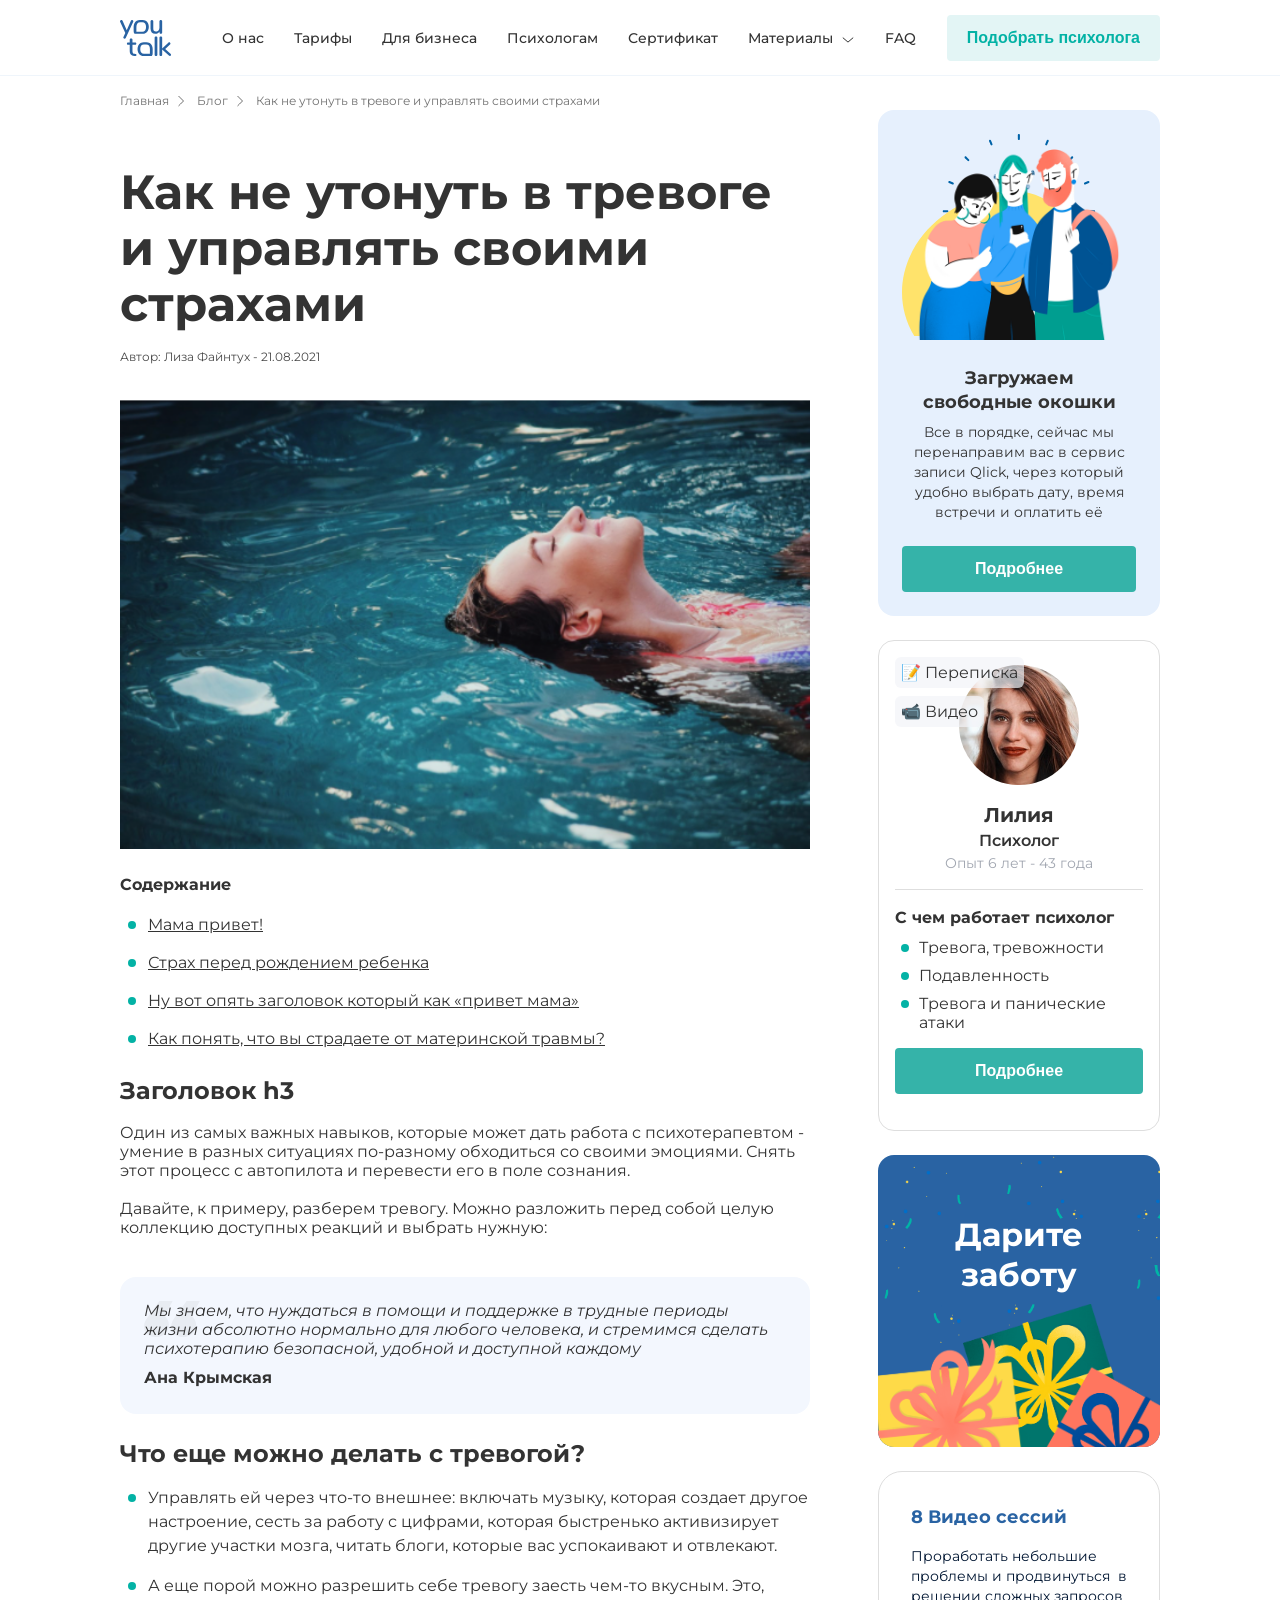
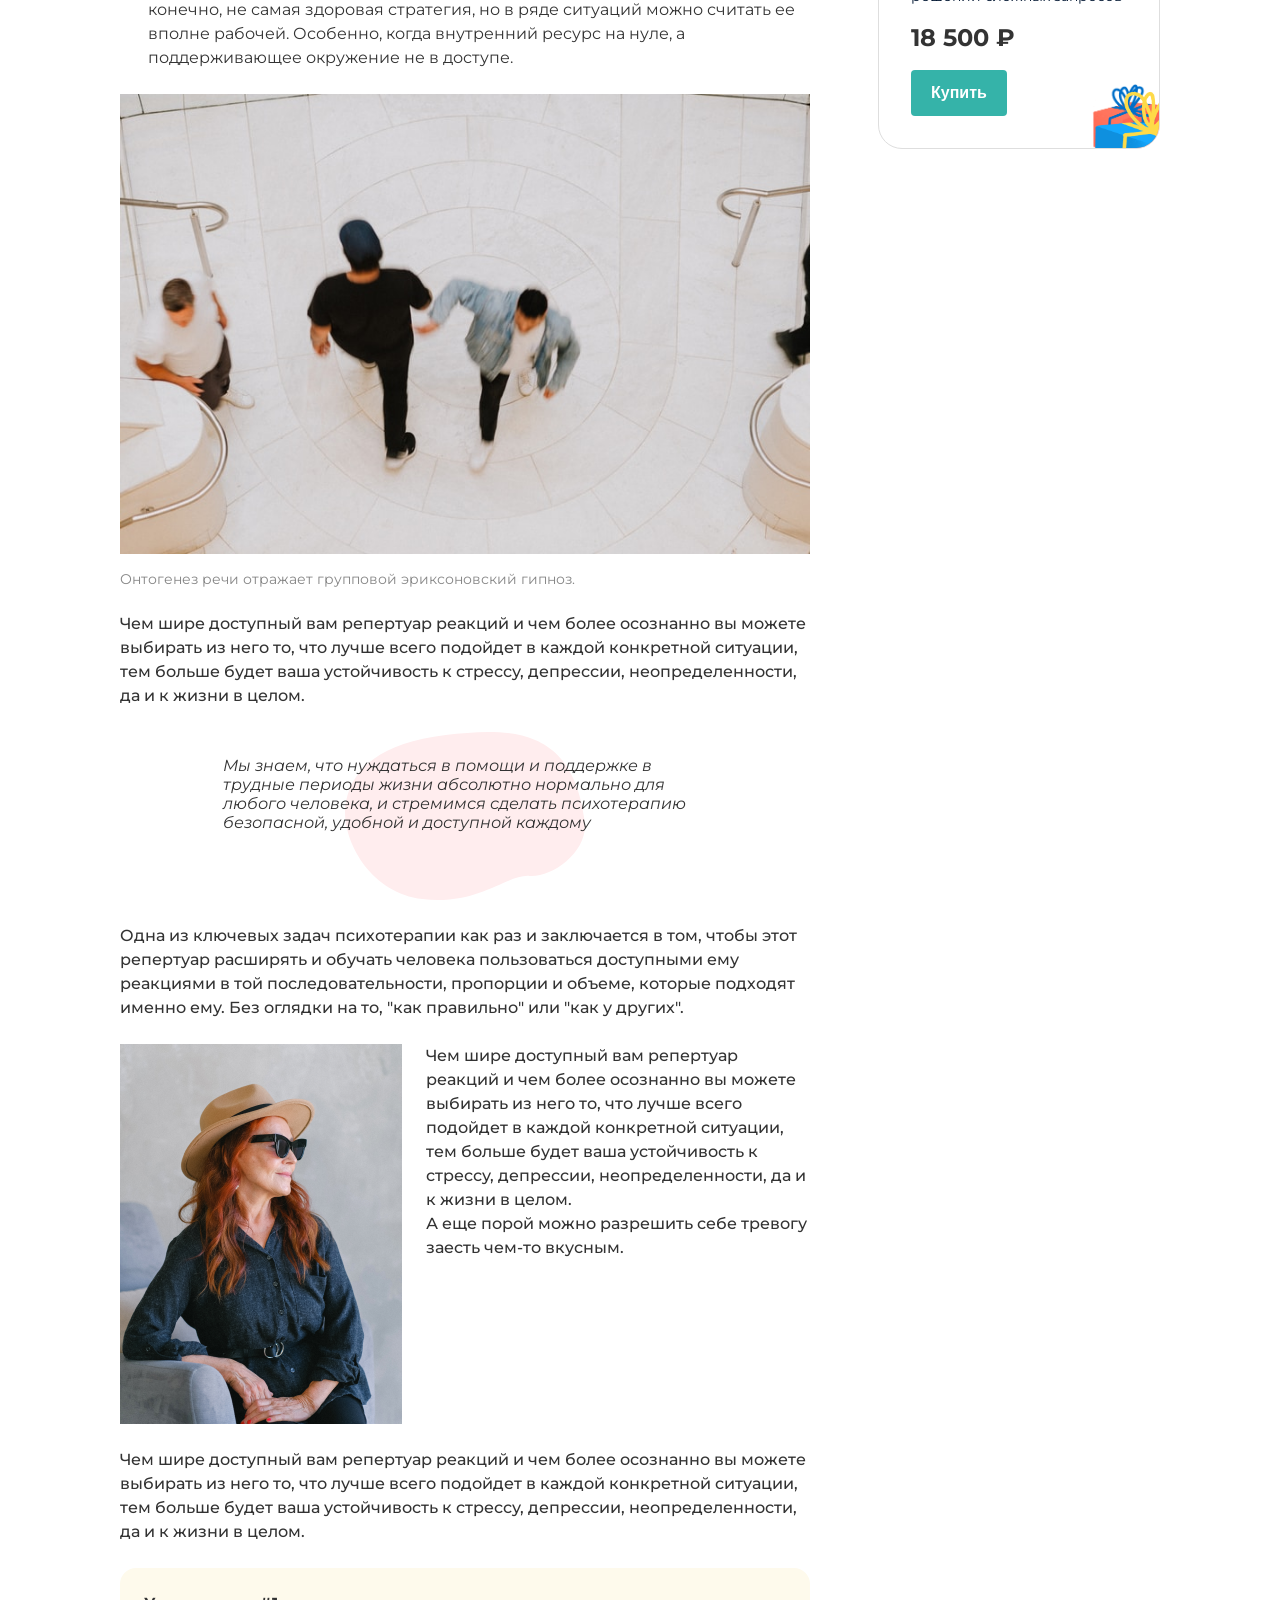
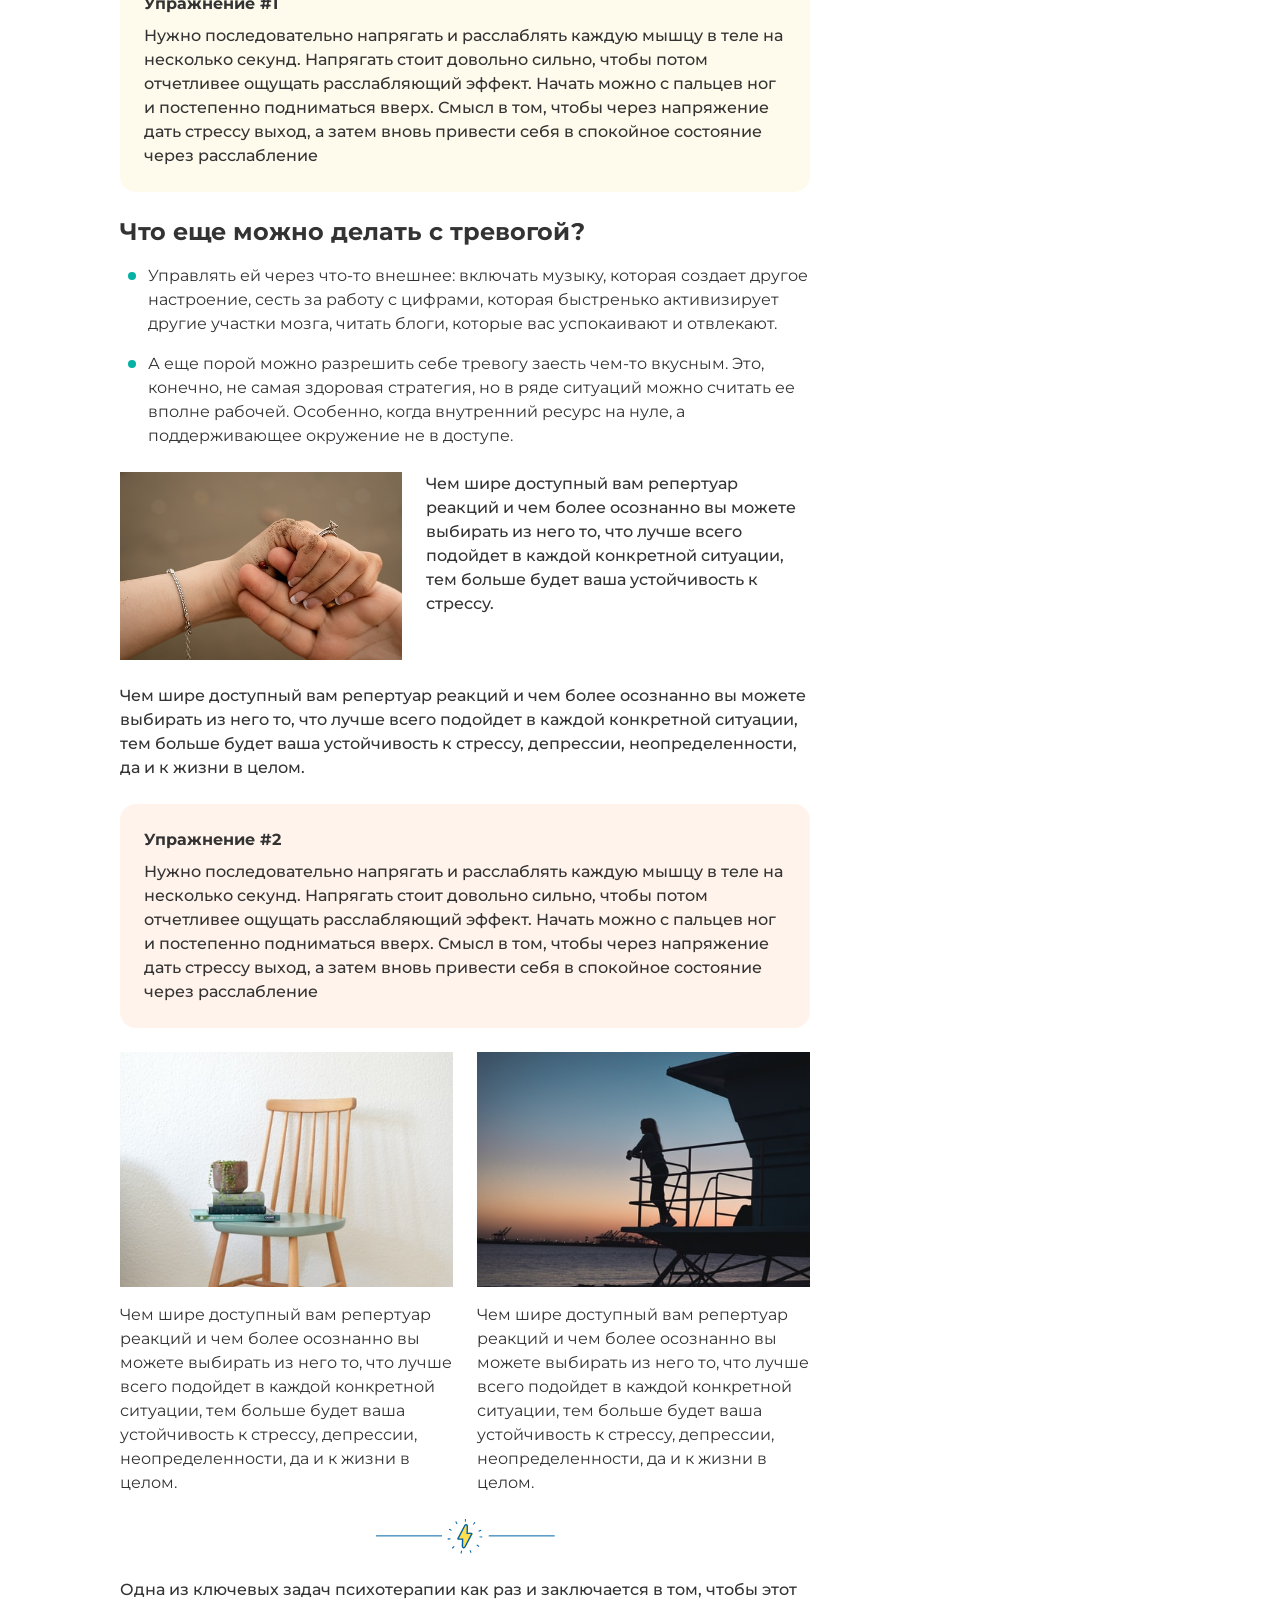
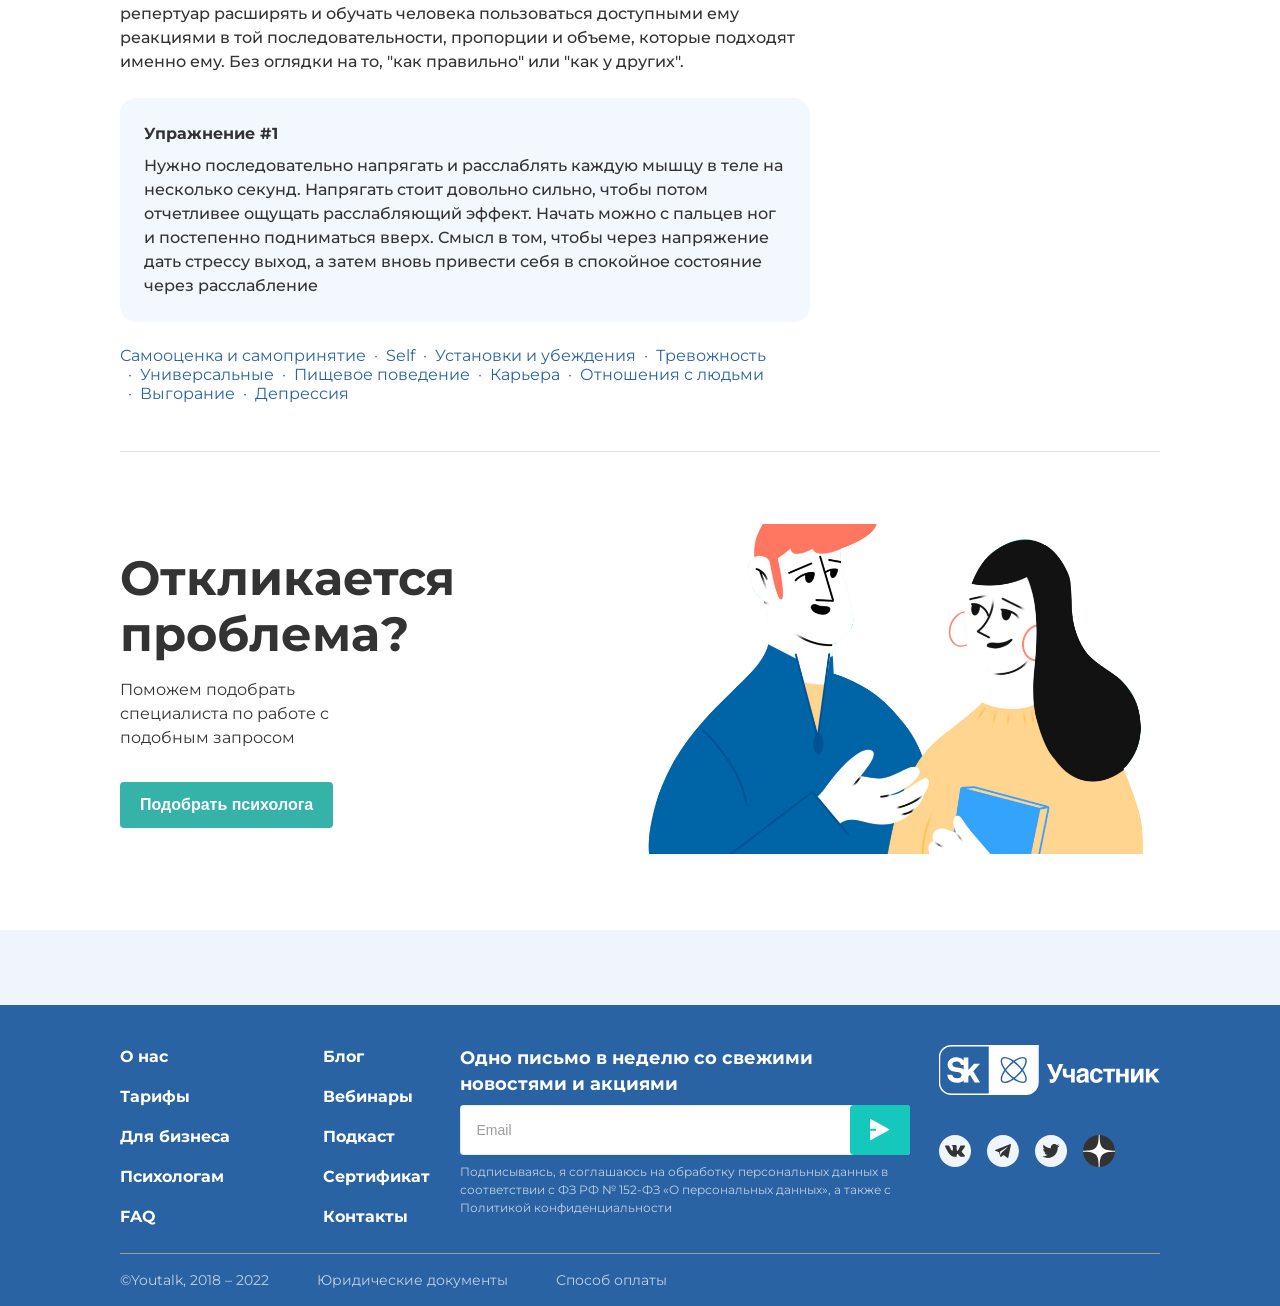
<file: pages/article.html>
<!DOCTYPE html>
<html>
    <head>
        <link rel="stylesheet" href="/bundles/article.css">
    </head>
    <body>
        <header class="header">
            <div class="container header__payload">
                <div class="header__left-bar">
                    <!-- youtalk logo -->
                    <svg width="51" height="36" viewBox="0 0 51 36" fill="none" xmlns="http://www.w3.org/2000/svg">
                        <g clip-path="url(#clip0_4492_2245)">
                        <path d="M13.3302 1.2804C13.3303 1.11943 13.2953 0.960409 13.2279 0.814578C13.1604 0.668747 13.0621 0.539666 12.9398 0.436463C12.6952 0.205117 12.3717 0.0779848 12.0367 0.0815367C11.8038 0.0777518 11.5746 0.140646 11.3756 0.262943C11.1562 0.404074 10.9896 0.614972 10.902 0.862374L6.73786 10.2114L2.56334 0.84397C2.47188 0.611079 2.31107 0.412633 2.10314 0.276053C1.89521 0.139474 1.65042 0.0715042 1.40259 0.0815367C1.04757 0.079776 0.703499 0.205576 0.431833 0.436463C0.296375 0.538044 0.186622 0.670551 0.111538 0.823162C0.036454 0.975774 -0.00183214 1.14416 -0.000193683 1.31458C-0.00164511 1.48194 0.034856 1.64742 0.106512 1.79833L5.31166 12.9772L3.45342 16.9839C3.3752 17.1552 3.3293 17.3398 3.31809 17.5281C3.31575 17.6859 3.35009 17.8421 3.41834 17.9841C3.48659 18.1261 3.58685 18.25 3.71107 18.3458C3.95587 18.5555 4.26716 18.6694 4.58814 18.6665C4.82369 18.6655 5.05368 18.5941 5.24919 18.4614C5.46262 18.3199 5.62866 18.1164 5.72546 17.8778L13.2235 1.79833C13.2944 1.63509 13.3308 1.45867 13.3302 1.2804Z" fill="#2963A3"/>
                        <path d="M39.5071 12.5118C39.4991 12.6807 39.5263 12.8493 39.5868 13.0069C39.6473 13.1645 39.7399 13.3075 39.8585 13.4267C39.982 13.5416 40.1267 13.6306 40.2844 13.6888C40.442 13.747 40.6095 13.7732 40.7772 13.7659C41.1428 13.7818 41.5002 13.6536 41.774 13.4083C41.9002 13.2915 42.0001 13.1486 42.067 12.9894C42.1339 12.8302 42.1662 12.6584 42.1618 12.4855V1.3908C42.1708 1.21084 42.1431 1.03093 42.0804 0.862232C42.0178 0.693535 41.9214 0.539656 41.7974 0.410152C41.5163 0.179307 41.1644 0.0543847 40.8022 0.0567829C40.4399 0.0591811 40.0897 0.188751 39.8116 0.423298C39.6856 0.549219 39.587 0.700291 39.522 0.866874C39.457 1.03346 39.4271 1.21189 39.4343 1.3908V7.79787C39.4343 8.94064 39.115 9.85819 38.4765 10.5505C38.1492 10.8971 37.7523 11.1689 37.3123 11.3476C36.8724 11.5262 36.3997 11.6077 35.926 11.5864C35.029 11.5864 34.3636 11.3322 33.9298 10.8239C33.4961 10.3157 33.28 9.52693 33.2818 8.45777V1.3908C33.2908 1.21084 33.2631 1.03093 33.2005 0.862232C33.1378 0.693535 33.0414 0.539656 32.9174 0.410152C32.7839 0.287248 32.6274 0.192539 32.4571 0.131589C32.2868 0.0706386 32.1062 0.0446762 31.9258 0.0552264C31.7423 0.044194 31.5584 0.0698661 31.3846 0.130771C31.2109 0.191677 31.0508 0.286617 30.9134 0.410152C30.7882 0.538814 30.6911 0.692558 30.6284 0.861466C30.5656 1.03037 30.5386 1.2107 30.5491 1.3908V8.48932C30.5491 12.0508 32.1505 13.8316 35.3534 13.8316C36.2042 13.8433 37.0441 13.6371 37.7946 13.2322C38.523 12.833 39.1186 12.2258 39.5071 11.4865V12.5118Z" fill="#2963A3"/>
                        <path d="M15.3551 33.8917L14.5977 33.8364C13.8794 33.7821 13.3442 33.5551 12.992 33.1555C12.6432 32.7559 12.4714 32.1275 12.4714 31.2731V24.6767H15.1339C15.4483 24.7007 15.7604 24.6071 16.0109 24.4138C16.1171 24.3137 16.2 24.191 16.2536 24.0546C16.3071 23.9182 16.33 23.7715 16.3207 23.6251C16.329 23.4788 16.3055 23.3324 16.2521 23.1962C16.1986 23.0599 16.1163 22.9371 16.0109 22.8364C15.7647 22.6328 15.4515 22.5305 15.1339 22.5498H12.461V19.7419C12.4712 19.5607 12.4427 19.3794 12.3776 19.2103C12.3125 19.0411 12.2123 18.888 12.0837 18.7613C11.8092 18.5154 11.4508 18.3871 11.0843 18.4037C10.9052 18.3942 10.7261 18.4207 10.5572 18.4817C10.3883 18.5426 10.2331 18.6367 10.1005 18.7587C9.97531 18.8873 9.8782 19.0411 9.81544 19.21C9.75268 19.3789 9.72567 19.5592 9.73614 19.7393V22.5498H8.11734C7.79965 22.5299 7.48629 22.6323 7.24028 22.8364C7.13405 22.9366 7.05098 23.0592 6.997 23.1955C6.94302 23.3319 6.91945 23.4785 6.92797 23.6251C6.92797 24.3262 7.32443 24.6767 8.11734 24.6767H9.73614V31.0838C9.73614 32.6271 10.0953 33.797 10.8162 34.5857C11.5371 35.3745 12.6224 35.8267 14.0798 35.9371L14.8086 35.9897C15.2321 36.0514 15.6639 35.9701 16.037 35.7583C16.1722 35.6685 16.282 35.5447 16.3555 35.399C16.4289 35.2533 16.4636 35.0908 16.456 34.9275C16.4634 34.7955 16.4441 34.6633 16.3994 34.539C16.3547 34.4147 16.2854 34.3009 16.1957 34.2045C15.959 34.0065 15.6624 33.8961 15.3551 33.8917Z" fill="#2963A3"/>
                        <path d="M36.0118 16.4976C35.6534 16.4854 35.3031 16.6071 35.028 16.8394C34.8939 16.9653 34.7892 17.1198 34.7217 17.2917C34.6541 17.4637 34.6254 17.6486 34.6376 17.8332V34.683C34.6246 34.8657 34.6529 35.0489 34.7206 35.2189C34.7882 35.3888 34.8934 35.5409 35.028 35.6636C35.3067 35.8877 35.6558 36.0034 36.0118 35.9896C36.3648 36.0049 36.7111 35.8889 36.9851 35.6636C37.1159 35.5385 37.2176 35.3857 37.2828 35.2161C37.3481 35.0465 37.3753 34.8644 37.3625 34.683V17.8332C37.3745 17.6498 37.347 17.466 37.2819 17.2944C37.2167 17.1228 37.1155 16.9676 36.9851 16.8394C36.7147 16.606 36.3672 16.484 36.0118 16.4976Z" fill="#2963A3"/>
                        <path d="M50.5131 33.6997L45.2247 28.9831L50.0291 24.54C50.1683 24.4229 50.2814 24.2773 50.3608 24.1128C50.4402 23.9482 50.4841 23.7686 50.4897 23.5856C50.4811 23.2483 50.3445 22.9273 50.1081 22.689C49.8716 22.4506 49.5536 22.3133 49.2197 22.3053C48.8832 22.327 48.5664 22.473 48.3296 22.7154L42.1771 28.5204V17.8332C42.1897 17.6498 42.1624 17.4658 42.0972 17.2941C42.032 17.1225 41.9305 16.9673 41.7997 16.8394C41.5303 16.606 41.1836 16.4839 40.829 16.4976C40.4698 16.4853 40.1186 16.6069 39.8426 16.8394C39.7085 16.9653 39.6038 17.1198 39.5363 17.2918C39.4687 17.4637 39.44 17.6487 39.4522 17.8332V34.6593C39.44 34.8443 39.4687 35.0296 39.5362 35.202C39.6037 35.3743 39.7084 35.5293 39.8426 35.6557C40.119 35.8873 40.4701 36.008 40.829 35.9949C41.1833 36.0094 41.53 35.8882 41.7997 35.6557C41.9306 35.5273 42.0321 35.3717 42.0973 35.1996C42.1624 35.0275 42.1897 34.8431 42.1771 34.6593V29.6115L48.8969 35.6084C49.1412 35.8532 49.4716 35.9903 49.8156 35.9896C49.9738 35.9905 50.1303 35.9568 50.2745 35.891C50.4187 35.8253 50.5471 35.7289 50.6511 35.6084C50.8844 35.3667 51.0135 35.0416 51.0102 34.704C51.0095 34.5092 50.9643 34.3173 50.8781 34.1431C50.7918 33.9689 50.667 33.8171 50.5131 33.6997Z" fill="#2963A3"/>
                        <path d="M15.3343 13.8212H22.33C23.5218 13.8473 24.6994 13.5563 25.7446 12.9773C26.719 12.417 27.5076 11.5782 28.0114 10.5664C28.5603 9.4342 28.8325 8.18555 28.8052 6.92515C28.8357 5.65685 28.5634 4.39979 28.0114 3.26021C27.5092 2.24593 26.7203 1.40505 25.7446 0.844087C24.6994 0.265099 23.5218 -0.0259512 22.33 0.000152312H20.1204C18.9295 -0.0259836 17.7527 0.265083 16.7085 0.844087C15.7316 1.40353 14.9423 2.24482 14.4416 3.26021C13.8888 4.39956 13.6156 5.65664 13.6452 6.92515V10.7794C13.6452 13.001 14.2074 13.8212 15.3343 13.8212ZM17.3695 3.41796C18.0184 2.61171 18.9354 2.20858 20.1204 2.20858H22.33C23.5168 2.20858 24.4346 2.61346 25.0835 3.42322C25.7325 4.23297 26.056 5.40028 26.0543 6.92515C26.0543 8.4693 25.7351 9.64099 25.0966 10.4402C24.4581 11.2395 23.5359 11.64 22.33 11.6417H16.43C16.43 11.6417 16.3962 8.46842 16.3962 6.92515C16.3962 5.38188 16.7215 4.23034 17.3695 3.41796Z" fill="#2963A3"/>
                        <path d="M29.6094 23.023C28.5657 22.4423 27.3887 22.1502 26.1974 22.1764H23.9878C22.7959 22.1515 21.6184 22.4434 20.5733 23.023C19.5977 23.5829 18.8087 24.4229 18.3064 25.4365C17.7604 26.5777 17.4927 27.8343 17.5257 29.1014C17.4952 30.3607 17.7629 31.609 18.3064 32.7427C18.8095 33.755 19.5983 34.594 20.5733 35.1536C21.6186 35.7322 22.7961 36.0232 23.9878 35.9975H30.9836C32.1131 35.9975 32.6726 35.1772 32.6726 32.9478V29.1014C32.7029 27.8328 32.4297 26.5756 31.8762 25.4365C31.3756 24.4218 30.5862 23.5813 29.6094 23.023ZM29.8879 33.818H23.9878C22.7855 33.818 21.8633 33.4184 21.2213 32.6191C20.5793 31.8199 20.261 30.6473 20.2662 29.1014C20.2662 27.5731 20.5898 26.4057 21.2369 25.5995C21.8841 24.7932 22.8011 24.3884 23.9878 24.3849H26.1974C27.3842 24.3849 28.302 24.7897 28.951 25.5995C29.5999 26.4092 29.9261 27.5766 29.9295 29.1014C29.9295 30.6447 29.8879 33.818 29.8879 33.818Z" fill="#2963A3"/>
                        </g>
                        <defs>
                        <clipPath id="clip0_4492_2245">
                        <rect width="51" height="36" fill="white"/>
                        </clipPath>
                        </defs>
                    </svg>
                    <ul class="header__links">
                        <li><a class="header__link" href="#">О нас</a></li>
                        <li><a class="header__link" href="#">Тарифы</a></li>
                        <li><a class="header__link" href="#">Для бизнеса</a></li>
                        <li><a class="header__link" href="#">Психологам</a></li>
                        <li><a class="header__link" href="#">Сертификат</a></li>
                        <li>
                            <a class="header__link" href="#">
                                Материалы
                                <svg width="14" height="14" viewBox="0 0 14 14" fill="none" xmlns="http://www.w3.org/2000/svg">
                                <path d="M2.09998 4.8999L6.99998 9.0999L11.9 4.8999" stroke="#333333" stroke-linecap="round" stroke-linejoin="round"/>
                                </svg>
                            </a>
                        </li>
                        <li><a class="header__link" href="#">FAQ</a></li>
                    </ul>
                </div>
                <button class="button button_variant_inverse header__pick-up-button">Подобрать психолога</button>
                <button class="header__menu-button">
                    <svg width="18" height="18" viewBox="0 0 18 18" fill="none" xmlns="http://www.w3.org/2000/svg">
                    <path d="M0 3C0 2.44772 0.447715 2 1 2H17C17.5523 2 18 2.44772 18 3C18 3.55228 17.5523 4 17 4H1C0.447716 4 0 3.55228 0 3ZM0 9C0 8.44772 0.447715 8 1 8H17C17.5523 8 18 8.44772 18 9C18 9.55228 17.5523 10 17 10H1C0.447716 10 0 9.55228 0 9ZM0 15C0 14.4477 0.447715 14 1 14H17C17.5523 14 18 14.4477 18 15C18 15.5523 17.5523 16 17 16H1C0.447716 16 0 15.5523 0 15Z" fill="#03B2A5"/>
                    </svg>  
                </button>
            </div>
        </header>
        <main class="container">
            <div class="breadcrumbs breadcrumbs_with-gap">
                <a href="#">Главная</a>
                <div class="breadcrumbs__separator">
                    <svg width="16" height="16" viewBox="0 0 16 16" fill="none" xmlns="http://www.w3.org/2000/svg">
                    <g clip-path="url(#clip0_4492_2226)">
                    <path d="M5.8125 12.6875L7.375 11.125L10.5 8L7.375 4.875L5.8125 3.3125" stroke="#333333" stroke-opacity="0.7" stroke-linecap="round" stroke-linejoin="round"/>
                    </g>
                    <defs>
                    <clipPath id="clip0_4492_2226">
                    <rect width="16" height="16" fill="white" transform="matrix(0 1 1 0 0 0)"/>
                    </clipPath>
                    </defs>
                    </svg>
                </div>
                <a href="#">Блог</a>
                <div class="breadcrumbs__separator">
                    <svg width="16" height="16" viewBox="0 0 16 16" fill="none" xmlns="http://www.w3.org/2000/svg">
                    <g clip-path="url(#clip0_4492_2226)">
                    <path d="M5.8125 12.6875L7.375 11.125L10.5 8L7.375 4.875L5.8125 3.3125" stroke="#333333" stroke-opacity="0.7" stroke-linecap="round" stroke-linejoin="round"/>
                    </g>
                    <defs>
                    <clipPath id="clip0_4492_2226">
                    <rect width="16" height="16" fill="white" transform="matrix(0 1 1 0 0 0)"/>
                    </clipPath>
                    </defs>
                    </svg>
                </div>
                <a href="#">
                    Как не утонуть в тревоге и управлять своими страхами
                </a>
            </div>
            <div class="article-payload">
                <div class="article-col">
                    <h1 class="title article__title">
                        Как не утонуть в тревоге и управлять своими страхами
                    </h1>
                    <div class="article__author">
                        Автор: Лиза Файнтух - 21.08.2021
                    </div>
                    <img class="article__image" src="/assets/images/swimming.png" alt="Article Image" />
                    <div class="article-content">
                        <h3 class="article-content__title">Содержание</h3>
                        <ul class="list list_style_dot list_style_underlined list_size_lg">
                            <li>
                                <a href="#">Мама привет!</a>
                            </li>
                            <li>
                                <a href="#">Страх перед рождением ребенка</a>
                            </li>
                            <li>
                                <a href="#">Ну вот опять заголовок который как «привет мама»</a>
                            </li>
                            <li>
                                <a href="#">Как понять, что вы страдаете от материнской травмы?</a>
                            </li>
                        </ul>
                    </div>
                    <h3 class="article-header article-header_type_h3">Заголовок h3</h3>
                    <p>
                        Один из самых важных навыков, которые может дать работа с психотерапевтом - умение в разных ситуациях по-разному обходиться со своими эмоциями.  Снять этот процесс с автопилота и перевести его в поле сознания.
                        <br />
                        <br />
                        Давайте, к примеру, разберем тревогу. Можно разложить перед собой целую коллекцию доступных реакций и выбрать нужную:
                    </p>
                    <div class="cite cite_type_default">
                        <div class="cite__icon">
                            <svg width="56" height="36" viewBox="0 0 56 36" fill="none" xmlns="http://www.w3.org/2000/svg">
                            <path opacity="0.06" d="M20.4354 15.3529C21.8727 16.2941 22.9664 17.5 23.7163 18.9706C24.4662 20.3824 24.8412 21.9706 24.8412 23.7353C24.8412 27.3824 23.5601 30.3529 20.9978 32.6471C18.4356 34.8824 15.2797 36 11.5301 36C8.09292 36 5.31195 35.0294 3.18717 33.0882C1.06239 31.1471 0 28.6176 0 25.5C0 23.9118 0.312468 22.3824 0.937404 20.9118C1.56234 19.4412 2.71847 17.5588 4.4058 15.2647L15.4672 0H28.5908L20.4354 15.3529ZM47.6201 15.3529C49.0574 16.2941 50.1511 17.5 50.901 18.9706C51.6509 20.3824 52.0259 21.9706 52.0259 23.7353C52.0259 27.3824 50.7448 30.3529 48.1825 32.6471C45.6203 34.8824 42.4644 36 38.7148 36C35.2776 36 32.4967 35.0294 30.3719 33.0882C28.2471 31.1471 27.1847 28.6176 27.1847 25.5C27.1847 23.9118 27.4972 22.3824 28.1221 20.9118C28.747 19.4412 29.9032 17.5588 31.5905 15.2647L42.6519 0H55.7755L47.6201 15.3529Z" fill="#333333"/>
                            </svg>  
                        </div>
                        <p class="cite__text">
                            Мы знаем, что нуждаться в помощи и поддержке в трудные периоды жизни абсолютно нормально для любого человека, и стремимся сделать психотерапию безопасной, удобной и доступной каждому
                        </p>
                        <div class="cite__author">
                            Ана Крымская
                        </div>
                    </div>
                    <h3 class="article-header article-header_type_h3">
                        Что еще можно делать с тревогой?
                    </h3>
                    <ul class="list list_style_dot list_size_lg list_gap_md">
                        <li>
                            Управлять ей через что-то внешнее: включать музыку, которая создает другое настроение, сесть за работу с цифрами, которая быстренько активизирует другие участки мозга, читать блоги, которые вас успокаивают и отвлекают.
                        </li>
                        <li>
                            А еще порой можно разрешить себе тревогу заесть чем-то вкусным. Это, конечно, не самая здоровая стратегия, но в ряде ситуаций можно считать ее вполне рабочей. Особенно, когда внутренний ресурс на нуле, а поддерживающее окружение не в доступе.
                        </li>
                    </ul>
                    <section class="image-with-caption">
                        <img class="image-with-caption__image" src="/assets/images/anger.jpg" alt="Эмоции" />
                        <p class="image-with-caption__caption">
                            Онтогенез речи отражает групповой эриксоновский гипноз. 
                        </p>
                    </section>
                    <p class="paragraph">
                        Чем шире доступный вам репертуар реакций и чем более осознанно вы можете выбирать из него то, что лучше всего подойдет в каждой конкретной ситуации, тем больше будет ваша устойчивость к стрессу, депрессии, неопределенности, да и к жизни в целом.
                    </p>
                    <div class="cite cite_type_anonym">
                        <div class="cite__icon">
                            <svg width="240" height="168" viewBox="0 0 240 168" fill="none" xmlns="http://www.w3.org/2000/svg">
                            <path d="M239.719 89.2085C227.879 -4.63565 165.761 -4.64452 100.674 3.03562C35.588 10.7158 7.99893 36.3869 1.05027 69.2546C-5.89839 102.122 21.8612 160.543 77.5336 167.097C133.206 173.652 161.574 142.299 184.485 143.914C207.396 145.529 243.544 119.5 239.719 89.2085Z" fill="#FFEDEE"/>
                            </svg>                      
                        </div>
                        <p class="cite__text">
                            Мы знаем, что нуждаться в помощи и поддержке в трудные периоды жизни абсолютно нормально для любого человека, и стремимся сделать психотерапию безопасной, удобной и доступной каждому
                        </p>
                    </div>
                    <p class="paragraph">
                        Одна из ключевых задач психотерапии как раз и заключается в том, чтобы этот репертуар расширять и обучать человека пользоваться доступными ему реакциями в той последовательности, пропорции и объеме, которые подходят именно ему. Без оглядки на то, "как правильно" или "как у других".
                    </p>
                    <div class="image-aside">
                        <img class="image-aside__image" src="/assets/images/woman.png" alt="Человек с ноутбуком" />
                        <p class="image-aside__text paragraph">
                            Чем шире доступный вам репертуар реакций и чем более осознанно вы можете выбирать из него то, что лучше всего подойдет в каждой конкретной ситуации, тем больше будет ваша устойчивость к стрессу, депрессии, неопределенности, да и к жизни в целом. <br />
                            А еще порой можно разрешить себе тревогу заесть чем-то вкусным. 
                        </p>
                    </div>
                    <p class="paragraph">
                        Чем шире доступный вам репертуар реакций и чем более осознанно вы можете выбирать из него то, что лучше всего подойдет в каждой конкретной ситуации, тем больше будет ваша устойчивость к стрессу, депрессии, неопределенности, да и к жизни в целом.
                    </p>
                    <div class="exercise exercise_color_beige">
                        <h4 class="exercise__header">Упражнение #1</h4>
                        <p class="exercise__text">
                            Нужно последовательно напрягать и расслаблять каждую мышцу в теле на несколько секунд. Напрягать стоит довольно сильно, чтобы потом отчетливее ощущать расслабляющий эффект. Начать можно с пальцев ног и постепенно подниматься вверх. Смысл в том, чтобы через напряжение дать стрессу выход, а затем вновь привести себя в спокойное состояние через расслабление
                        </p>
                    </div>
                    <h3 class="article-header article-header_type_h3">
                        Что еще можно делать с тревогой?
                    </h3>
                    <ul class="list list_style_dot list_size_lg list_gap_md">
                        <li>
                            Управлять ей через что-то внешнее: включать музыку, которая создает другое настроение, сесть за работу с цифрами, которая быстренько активизирует другие участки мозга, читать блоги, которые вас успокаивают и отвлекают.
                        </li>
                        <li>
                            А еще порой можно разрешить себе тревогу заесть чем-то вкусным. Это, конечно, не самая здоровая стратегия, но в ряде ситуаций можно считать ее вполне рабочей. Особенно, когда внутренний ресурс на нуле, а поддерживающее окружение не в доступе.
                        </li>
                    </ul>
                    <div class="image-aside">
                        <img class="image-aside__image" src="/assets/images/hands.jpg" alt="Hands" />
                        <p class="image-aside__text paragraph">
                            Чем шире доступный вам репертуар реакций и чем более осознанно вы можете выбирать из него то, что лучше всего подойдет в каждой конкретной ситуации, тем больше будет ваша устойчивость к стрессу.
                        </p>
                    </div>
                    <p class="paragraph">
                        Чем шире доступный вам репертуар реакций и чем более осознанно вы можете выбирать из него то, что лучше всего подойдет в каждой конкретной ситуации, тем больше будет ваша устойчивость к стрессу, депрессии, неопределенности, да и к жизни в целом.
                    </p>
                    <div class="exercise exercise_color_orange">
                        <h4 class="exercise__header">Упражнение #2</h4>
                        <p class="exercise__text">
                            Нужно последовательно напрягать и расслаблять каждую мышцу в теле на несколько секунд. Напрягать стоит довольно сильно, чтобы потом отчетливее ощущать расслабляющий эффект. Начать можно с пальцев ног и постепенно подниматься вверх. Смысл в том, чтобы через напряжение дать стрессу выход, а затем вновь привести себя в спокойное состояние через расслабление
                        </p>
                    </div>
                    <div class="image-pair">
                        <div class="image-pair__row">
                            <div class="image-pair__item">
                                <div class="image-pair__image-container">
                                    <img class="image-pair__image" src="/assets/images/chair.jpg" alt="Chair" />
                                </div>
                                <p class="image-pair__text">
                                    Чем шире доступный вам репертуар реакций и чем более осознанно вы можете выбирать из него то, что лучше всего подойдет в каждой конкретной ситуации, тем больше будет ваша устойчивость к стрессу, депрессии, неопределенности, да и к жизни в целом.
                                </p>
                            </div>
                            <div class="image-pair__item">
                                <div class="image-pair__image-container">
                                    <img class="image-pair__image" src="/assets/images/sunset.jpg" alt="Sunset" />
                                </div>
                                <p class="image-pair__text">
                                    Чем шире доступный вам репертуар реакций и чем более осознанно вы можете выбирать из него то, что лучше всего подойдет в каждой конкретной ситуации, тем больше будет ваша устойчивость к стрессу, депрессии, неопределенности, да и к жизни в целом.
                                </p>
                            </div>
                        </div>
                        <div class="image-pair__svg">
                            <svg width="179" height="35" viewBox="0 0 179 35" fill="none" xmlns="http://www.w3.org/2000/svg">
                            <line x1="112.75" y1="16.882" x2="178.75" y2="16.882" stroke="#0063A8"/>
                            <line y1="16.882" x2="66" y2="16.882" stroke="#0063A8"/>
                            <circle cx="88.875" cy="17.382" r="16" stroke="#0063A8" stroke-width="2.76396" stroke-dasharray="0.98 8.39"/>
                            <mask id="path-4-inside-1_4492_1161" fill="white">
                            <path fill-rule="evenodd" clip-rule="evenodd" d="M88.2639 6.19443L81.3581 19.3492C81.0086 20.0151 81.4915 20.814 82.2435 20.814H85.9264L85.7465 27.3272C85.688 29.4454 88.5316 30.1882 89.5165 28.3121L96.4223 15.1573C96.7719 14.4914 96.289 13.6924 95.5369 13.6924H91.854L92.034 7.17929C92.0925 5.06112 89.2488 4.31826 88.2639 6.19443Z"/>
                            </mask>
                            <path fill-rule="evenodd" clip-rule="evenodd" d="M88.2639 6.19443L81.3581 19.3492C81.0086 20.0151 81.4915 20.814 82.2435 20.814H85.9264L85.7465 27.3272C85.688 29.4454 88.5316 30.1882 89.5165 28.3121L96.4223 15.1573C96.7719 14.4914 96.289 13.6924 95.5369 13.6924H91.854L92.034 7.17929C92.0925 5.06112 89.2488 4.31826 88.2639 6.19443Z" fill="#FFDF4E"/>
                            <path d="M81.3581 19.3492L82.587 19.9943H82.587L81.3581 19.3492ZM88.2639 6.19443L89.4927 6.83952V6.83952L88.2639 6.19443ZM85.9264 20.814L87.3138 20.8524L87.3532 19.4262H85.9264V20.814ZM85.7465 27.3272L84.3592 27.2889V27.2889L85.7465 27.3272ZM89.5165 28.3121L88.2877 27.667V27.667L89.5165 28.3121ZM96.4223 15.1573L97.6511 15.8023V15.8023L96.4223 15.1573ZM91.854 13.6924L90.4667 13.6541L90.4273 15.0803H91.854V13.6924ZM92.034 7.17929L93.4213 7.21762V7.21762L92.034 7.17929ZM82.587 19.9943L89.4927 6.83952L87.0351 5.54934L80.1293 18.7042L82.587 19.9943ZM82.2435 19.4262C82.5352 19.4262 82.7225 19.7361 82.587 19.9943L80.1293 18.7042C79.2946 20.2942 80.4478 22.2019 82.2435 22.2019V19.4262ZM85.9264 19.4262H82.2435V22.2019H85.9264V19.4262ZM87.1338 27.3655L87.3138 20.8524L84.5391 20.7757L84.3592 27.2889L87.1338 27.3655ZM88.2877 27.667C87.9863 28.2412 87.1159 28.0139 87.1338 27.3655L84.3592 27.2889C84.26 30.8769 89.077 32.1353 90.7454 28.9572L88.2877 27.667ZM95.1935 14.5122L88.2877 27.667L90.7454 28.9572L97.6511 15.8023L95.1935 14.5122ZM95.5369 15.0803C95.2452 15.0803 95.0579 14.7704 95.1935 14.5122L97.6511 15.8023C98.4858 14.2123 97.3327 12.3046 95.5369 12.3046V15.0803ZM91.854 15.0803H95.5369V12.3046H91.854V15.0803ZM90.6466 7.14096L90.4667 13.6541L93.2413 13.7308L93.4213 7.21762L90.6466 7.14096ZM89.4927 6.83952C89.7942 6.26529 90.6646 6.49264 90.6466 7.14096L93.4213 7.21762C93.5204 3.62961 88.7035 2.37124 87.0351 5.54934L89.4927 6.83952Z" fill="#0063A8" mask="url(#path-4-inside-1_4492_1161)"/>
                            </svg>                                
                        </div>
                    </div>
                    <p class="paragraph">
                        Одна из ключевых задач психотерапии как раз и заключается в том, чтобы этот репертуар расширять и обучать человека пользоваться доступными ему реакциями в той последовательности, пропорции и объеме, которые подходят именно ему. Без оглядки на то, "как правильно" или "как у других".
                    </p>
                    <div class="exercise exercise_color_blue">
                        <h4 class="exercise__header">Упражнение #1</h4>
                        <p class="exercise__text">
                            Нужно последовательно напрягать и расслаблять каждую мышцу в теле на несколько секунд. Напрягать стоит довольно сильно, чтобы потом отчетливее ощущать расслабляющий эффект. Начать можно с пальцев ног и постепенно подниматься вверх. Смысл в том, чтобы через напряжение дать стрессу выход, а затем вновь привести себя в спокойное состояние через расслабление
                        </p>
                    </div>
                    <ul class="links-list">
                        <li class="links-list__item">
                            <a class="links-list__link" href="#">Самооценка и самопринятие</a>
                        </li>
                        <li class="links-list__item">
                            <a class="links-list__link" href="#">Self</a>
                        </li>
                        <li class="links-list__item">
                            <a class="links-list__link" href="#">Установки и убеждения</a>
                        </li>
                        <li class="links-list__item">
                            <a class="links-list__link" href="#">Тревожность</a>
                        </li>
                        <li class="links-list__item">
                            <a class="links-list__link" href="#">Универсальные</a>
                        </li>
                        <li class="links-list__item">
                            <a class="links-list__link" href="#">Пищевое поведение</a>
                        </li>
                        <li class="links-list__item">
                            <a class="links-list__link" href="#">Карьера</a>
                        </li>
                        <li class="links-list__item">
                            <a class="links-list__link" href="#">Отношения с людьми</a>
                        </li>
                        <li class="links-list__item">
                            <a class="links-list__link" href="#">Выгорание</a>
                        </li>
                        <li class="links-list__item">
                            <a class="links-list__link" href="#">Депрессия</a>
                        </li>
                    </ul>
                </div>
                <div class="promo-cards-col">
                    <div class="promo-card-windows">
                        <div class="promo-card-windows__image-container">                     
                            <img class="promo-card-windows__image" src="/assets/images/people.png" alt="People" />
                            <div class="promo-card-windows__image-round">
                                <svg width="194" height="145" viewBox="0 0 194 145" fill="none" xmlns="http://www.w3.org/2000/svg">
                                <path d="M91.8184 1.99722C2.36349 20.8149 -37.3092 120.636 44.7972 179.284C126.904 237.931 194.489 178.708 193.796 122.057C193.104 65.4061 165.931 -13.5885 91.8184 1.99722Z" fill="#FFE36B"/>
                                </svg>
                            </div>
                            <div class="promo-card-windows__image-background">
                                <svg width="153" height="133" viewBox="0 0 153 133" fill="none" xmlns="http://www.w3.org/2000/svg">
                                <path fill-rule="evenodd" clip-rule="evenodd" d="M130.354 130.299C130.782 130.72 130.793 131.413 130.37 131.84C129.948 132.268 129.262 132.257 128.845 131.824L126.193 129.065C125.809 128.665 125.818 128.026 126.208 127.632C126.598 127.237 127.23 127.227 127.626 127.616L130.354 130.299ZM7.21124 107.369C6.66258 107.608 6.02542 107.353 5.79651 106.795C5.56761 106.237 5.83901 105.6 6.39418 105.376L9.93015 103.953C10.4423 103.746 11.0222 104 11.2334 104.515C11.4446 105.03 11.2118 105.623 10.7057 105.844L7.21124 107.369ZM146.344 105.376C146.899 105.6 147.17 106.237 146.942 106.795C146.713 107.353 146.075 107.608 145.527 107.369L142.032 105.844C141.526 105.623 141.293 105.03 141.505 104.515C141.716 104 142.296 103.746 142.808 103.953L146.344 105.376ZM1.09337 78.3131C0.493703 78.3216 4.74865e-06 77.8368 4.80167e-06 77.2303C4.85469e-06 76.6239 0.493688 76.1391 1.09334 76.1476L4.88917 76.2011C5.44349 76.2089 5.88587 76.6697 5.88587 77.2303C5.88587 77.791 5.44349 78.2518 4.88916 78.2596L1.09337 78.3131ZM152.738 77.2304C152.738 77.8368 152.244 78.3216 151.645 78.3131L147.849 78.2596C147.295 78.2518 146.852 77.791 146.852 77.2304C146.852 76.6697 147.295 76.2089 147.849 76.2011L151.645 76.1476C152.244 76.1391 152.738 76.6239 152.738 77.2304ZM6.39419 49.0847C5.83901 48.8612 5.56762 48.2239 5.79652 47.6657C6.02543 47.1075 6.66259 46.8527 7.21125 47.0921L10.7056 48.617C11.2118 48.8378 11.4446 49.4309 11.2334 49.9458C11.0223 50.4607 10.4423 50.7143 9.93015 50.5081L6.39419 49.0847ZM145.527 47.0921C146.075 46.8527 146.713 47.1075 146.942 47.6657C147.17 48.2239 146.899 48.8612 146.344 49.0847L142.808 50.5081C142.296 50.7143 141.716 50.4607 141.505 49.9458C141.293 49.4309 141.526 48.8378 142.032 48.617L145.527 47.0921ZM128.845 22.6366C129.262 22.2033 129.948 22.193 130.37 22.6203C130.793 23.0476 130.782 23.7409 130.354 24.1621L127.626 26.8443C127.23 27.2333 126.598 27.2237 126.208 26.8292C125.818 26.4346 125.809 25.7955 126.193 25.3955L128.845 22.6366ZM22.3841 24.1621C21.9557 23.7409 21.9454 23.0476 22.368 22.6203C22.7905 22.193 23.476 22.2034 23.8926 22.6366L26.5449 25.3955C26.9295 25.7955 26.92 26.4346 26.5299 26.8292C26.1397 27.2237 25.5078 27.2333 25.1122 26.8443L22.3841 24.1621ZM46.5669 7.29266C46.3302 6.73782 46.5821 6.09348 47.1341 5.862C47.686 5.63051 48.3162 5.90494 48.5372 6.46639L49.9448 10.0423C50.1487 10.5602 49.8979 11.1466 49.3888 11.3602C48.8796 11.5737 48.2931 11.3383 48.0747 10.8265L46.5669 7.29266ZM104.201 6.46638C104.422 5.90494 105.052 5.63051 105.604 5.862C106.156 6.09349 106.408 6.73783 106.171 7.29267L104.663 10.8265C104.445 11.3383 103.858 11.5737 103.349 11.3602C102.84 11.1466 102.589 10.5601 102.793 10.0422L104.201 6.46638ZM76.369 0.000100135C76.9687 0.000100188 77.4481 0.499353 77.4397 1.10578L77.3868 4.94441C77.3791 5.50498 76.9234 5.95235 76.369 5.95235C75.8146 5.95235 75.359 5.50497 75.3513 4.94439L75.2983 1.1058C75.29 0.499368 75.7693 0.000100083 76.369 0.000100135Z" fill="#0063A8"/>
                                </svg>    
                            </div>
                        </div>
                        <div>
                            <h5 class="promo-card-windows__title">
                                Загружаем <br>
                                свободные окошки       
                            </h5>
                            <p class="promo-card-windows__description">
                                Все в порядке, сейчас мы перенаправим вас в сервис записи Qlick, через который удобно выбрать дату,  время встречи и оплатить её
                            </p>
                        </div>
                        <button class="button button_variant_primary">
                            Подробнее
                        </button>
                    </div>
                    <div class="promo-card-psycho">
                        <div class="promo-card-psycho__tags">
                            <span class="promo-card-psycho__tag">
                                📝️️ Переписка
                            </span>
                            <span class="promo-card-psycho__tag">
                                📹️️ Видео
                            </span>
                        </div>
                        <div class="promo-card-psycho__image-container">
                            <img class="promo-card-psycho__image" src="/assets/images/psychologist.png" alt="Psychologist" />
                        </div>
                        <div class="promo-card-psycho__personal-info">
                            <h6 class="promo-card-psycho__title">
                                Лилия
                            </h6>
                            <p class="promo-card-psycho__post">
                                Психолог
                            </p>
                            <p class="promo-card-psycho__description">
                                Опыт 6 лет - 43 года
                            </p>
                        </div>
                        <hr class="promo-card-psycho__divider" />
                        <div class="promo-card-psycho__specializations">
                            <p class="promo-card-psycho__specializations-title">
                                С чем работает психолог
                            </p>
                            <ul class="list list_style_dot">
                                <li>Тревога, тревожности</li>
                                <li>Подавленность</li>
                                <li>Тревога и панические атаки</li>
                            </ul>
                        </div>
                        <button type="button" class="button button_variant_primary promo-card-psycho__button">
                            Подробнее
                        </button>
                    </div>
                    <div class="promo-card-gift">
                        <h4 class="promo-card-gift__header">
                            Дарите
                            <br />
                            заботу
                        </h4>
                        <img class="promo-card-gift__first-gift" src="/assets/images/promo-gift/yellow.png" alt="Gift" />
                        <img class="promo-card-gift__second-gift" src="/assets/images/promo-gift/blue.png" alt="Gift" />
                        <img class="promo-card-gift__third-gift" src="/assets/images/promo-gift/orange.png" alt="Gift" />
                        <img class="promo-card-gift__background" src="/assets/images/promo-gift/background.png" alt="Background" />
                    </div>
                    <div class="promo-card-offer">
                        <h5 class="promo-card-offer__header">8 Видео сессий</h5>
                        <p class="promo-card-offer__description">
                            Проработать небольшие проблемы и продвинуться  в решении сложных запросов
                        </p>
                        <div class="promo-card-offer__price">
                            18 500 ₽
                        </div>
                        <button type="button" class="button button_variant_primary promo-card-offer__button">
                            Купить
                        </button>
                        <img class="promo-card-offer__first-gift" src="/assets/images/promo-offer/orange-gift.png" alt="Gift" />
                        <img class="promo-card-offer__second-gift" src="/assets/images/promo-offer/blue-gift.png" alt="Gift" />
                    </div>
                </div>
            </div>
            <section class="article-cta">
                <hr class="article-cta__divider" />
                <div class="article-cta__payload">
                    <div class="article-cta__content">
                        <h3 class="article-cta__header">Откликается проблема?</h3>
                        <p class="article-cta__description">
                            Поможем подобрать специалиста по работе с подобным запросом
                        </p>
                        <button type="button" class="button button_variant_primary article-cta__button">
                            Подобрать психолога
                        </button>
                    </div>
                    <img class="article-cta__image" src="/assets/images/speech.png" alt="Иллюстрация" />
                </div>
            </section>
        </main>
        <div class="article-strip"></div>
        <footer class="footer">
            <div class="container footer__container">
                <div class="footer__payload">
                    <div class="footer__links-block">
                        <ul class="footer__links">
                            <li><a class="footer__link" href="#">О нас</a></li>
                            <li><a class="footer__link" href="#">Тарифы</a></li>
                            <li><a class="footer__link" href="#">Для бизнеса</a></li>
                            <li><a class="footer__link" href="#">Психологам</a></li>
                            <li><a class="footer__link" href="#">FAQ</a></li>
                        </ul>
                        <ul class="footer__links">
                            <li><a class="footer__link" href="#">Блог</a></li>
                            <li><a class="footer__link" href="#">Вебинары</a></li>
                            <li><a class="footer__link" href="#">Подкаст</a></li>
                            <li><a class="footer__link" href="#">Сертификат</a></li>
                            <li><a class="footer__link" href="#">Контакты</a></li>
                        </ul>
                    </div>
                    <div class="subscribe-form footer__form">
                        <h5 class="subscribe-form__header">
                            Одно письмо в неделю со свежими новостями и акциями
                        </h5>
                        <div class="input-container">
                            <input class="input-container__input" type="email" placeholder="Email" />
                            <button class="input-container__button">
                                <svg width="20" height="22" viewBox="0 0 20 22" fill="none" xmlns="http://www.w3.org/2000/svg">
                                <path d="M0 11.6539H6V9.65391H0V0.499914C1.48755e-05 0.413029 0.0226703 0.327647 0.0657334 0.252184C0.108797 0.176722 0.170781 0.113783 0.245577 0.0695715C0.320372 0.0253602 0.405398 0.00140242 0.492273 5.97216e-05C0.579148 -0.00128298 0.664873 0.0200357 0.741 0.0619144L19.203 10.2159C19.2814 10.2591 19.3468 10.3225 19.3923 10.3995C19.4378 10.4766 19.4618 10.5644 19.4618 10.6539C19.4618 10.7434 19.4378 10.8313 19.3923 10.9083C19.3468 10.9853 19.2814 11.0488 19.203 11.0919L0.741 21.2459C0.664873 21.2878 0.579148 21.3091 0.492273 21.3078C0.405398 21.3064 0.320372 21.2825 0.245577 21.2383C0.170781 21.194 0.108797 21.1311 0.0657334 21.0556C0.0226703 20.9802 1.48755e-05 20.8948 0 20.8079V11.6539Z" fill="white"/>
                                </svg>                                    
                            </button>
                        </div>
                        <p class="subscribe-form__disclaimer">
                            Подписываясь, я соглашаюсь на обработку персональных данных в соответствии с ФЗ РФ № 152-ФЗ «О персональных данных», а также с Политикой конфиденциальности
                        </p>
                    </div>
                    <div class="footer__social-links">
                        <div class="svg-container">
                            <svg width="221" height="50" viewBox="0 0 221 50" fill="none" xmlns="http://www.w3.org/2000/svg">
                            <g clip-path="url(#clip0_4492_1623)">
                            <path d="M83.2307 23.751C86.2668 19.2628 87.1299 15.3838 85.7388 13.9927C85.3022 13.5662 84.6421 13.3428 83.779 13.3428C81.8801 13.3428 79.0775 14.409 75.9805 16.5008C77.2701 17.4959 78.5597 18.623 79.829 19.8923C81.0983 21.1616 82.2355 22.4512 83.2205 23.7408L83.2307 23.751Z" fill="white"/>
                            <path d="M69.646 19.9021C70.9152 18.6328 72.2049 17.4955 73.4945 16.5105C70.3974 14.4187 67.5948 13.3525 65.6959 13.3525C64.8429 13.3525 64.1728 13.5658 63.7361 14.0024C62.345 15.3936 63.2081 19.2624 66.2442 23.7607C67.2394 22.4711 68.3767 21.1815 69.6358 19.9122L69.646 19.9021Z" fill="white"/>
                            <path d="M82.3354 24.9998C81.3403 23.6695 80.1624 22.2987 78.8017 20.938C77.441 19.5773 76.0702 18.3994 74.74 17.4043C73.4098 18.3994 72.0389 19.5773 70.6782 20.938C69.3176 22.2987 68.1397 23.6695 67.1445 24.9998C68.1397 26.33 69.3176 27.7008 70.6782 29.0615C72.0389 30.4222 73.4098 31.6001 74.74 32.5952C76.0702 31.6001 77.441 30.4222 78.8017 29.0615C80.1624 27.7008 81.3403 26.33 82.3354 24.9998Z" fill="white"/>
                            <path d="M66.256 26.249C63.2198 30.7372 62.3567 34.6162 63.7478 36.0073C65.139 37.3985 69.0078 36.5354 73.5062 33.4891C72.2166 32.4939 70.927 31.3567 69.6577 30.0975C68.3884 28.8282 67.2511 27.5386 66.2661 26.249H66.256Z" fill="white"/>
                            <path d="M52.0269 0H12.2422C5.33723 0 -0.257812 5.59505 -0.257812 12.5V37.5C-0.257812 44.405 5.33723 50 12.2422 50H87.2422C94.1471 50 99.7422 44.405 99.7422 37.5V0H52.0269ZM49.7422 48.5378H12.2422C6.15974 48.5378 1.20441 43.5825 1.20441 37.5V12.5C1.20441 6.41755 6.15974 1.46223 12.2422 1.46223H49.7422V48.5378ZM86.7751 37.0329C86.0541 37.7539 85.0184 38.0991 83.7897 38.0991C81.3628 38.0991 78.1236 36.7689 74.7422 34.3928C71.3608 36.7689 68.1216 38.0991 65.6947 38.0991C64.4558 38.0991 63.4302 37.7539 62.7093 37.0329C60.5667 34.8903 61.7548 30.1076 65.3393 25C61.7548 19.8924 60.5667 15.1097 62.7093 12.9671C64.8519 10.8245 69.6346 12.0126 74.7422 15.5971C79.8498 12.0126 84.6325 10.8245 86.7751 12.9671C88.9177 15.1097 87.7296 19.8924 84.1451 25C87.7296 30.1076 88.9177 34.8903 86.7751 37.0329Z" fill="white"/>
                            <path d="M79.8407 30.0975C78.5714 31.3668 77.2818 32.5041 75.9922 33.4891C80.4804 36.5252 84.3594 37.3883 85.7505 36.0073C87.1417 34.6162 86.2785 30.7474 83.2424 26.249C82.2473 27.5386 81.11 28.8282 79.8508 30.0975H79.8407Z" fill="white"/>
                            <path d="M10.2926 15.2113C8.95222 16.8867 8.35312 19.1715 8.76945 21.0297C9.84581 25.8429 14.3137 26.6146 17.5936 27.0411C20.1829 27.3762 22.6606 27.8534 22.5997 30.1585C22.5286 32.5549 19.8275 33.1438 18.0505 33.1438C13.4303 33.1438 13.278 29.732 13.278 29.732H8.3125C8.38358 31.0114 8.76945 33.0728 10.3535 34.8396C12.0798 36.7791 14.6793 37.7539 18.0607 37.7539C20.6602 37.7539 23.0261 36.9111 24.7118 35.4083V37.4696H29.3421V31.5699L30.977 29.7726L35.6582 37.4696H41.0501L34.2365 26.2084L41.0501 18.745H35.0489L29.3421 25.0001V12.5001H24.7118V15.526C24.5595 15.3331 24.397 15.1402 24.2244 14.9472C22.5387 13.1601 20.1119 12.2563 17.0046 12.2563C13.4201 12.2563 11.3791 13.8607 10.2926 15.2113ZM17.0859 16.5923C19.1675 16.5923 21.2491 17.0594 22.0412 19.9533H24.7016V24.3806C21.3811 21.6491 14.1716 23.3652 13.3998 19.9635C12.9937 18.1763 14.7707 16.5923 17.0859 16.5923Z" fill="white"/>
                            <path d="M111.538 34.3421C111.852 34.4437 112.208 34.4944 112.624 34.4944C113.142 34.4944 113.558 34.3421 113.873 34.0273C114.188 33.7125 114.391 33.2962 114.493 32.8393L107.902 18.8872H112.289L116.513 28.8994L120.22 18.8872H124.393L118.453 32.6362C117.671 34.4538 116.869 35.8043 115.985 36.6573C115.102 37.5407 114.147 37.9774 113.081 37.9774C112.716 37.9774 112.431 37.9774 112.198 37.9266C111.934 37.8961 111.731 37.8454 111.548 37.7946L111.05 37.6423C110.918 37.5915 110.786 37.5407 110.664 37.5103V33.9867C110.898 34.139 111.182 34.271 111.517 34.3523L111.538 34.3421Z" fill="white"/>
                            <path d="M131.543 32.2707C131.279 32.3519 130.995 32.4027 130.69 32.4737C130.375 32.5245 130.04 32.5753 129.705 32.6058C129.37 32.6565 129.035 32.6565 128.72 32.6565C127.918 32.6565 127.238 32.5753 126.618 32.4534C126.019 32.3011 125.501 32.0879 125.085 31.7833C124.669 31.4685 124.354 31.0521 124.151 30.5343C123.948 30.0367 123.836 29.4173 123.836 28.6963V23.7207H127.41V27.9957C127.41 28.3815 127.461 28.7268 127.563 28.9502C127.644 29.2142 127.796 29.4173 127.999 29.5696C128.202 29.7219 128.436 29.8336 128.751 29.8844C129.065 29.9352 129.421 29.9656 129.837 29.9656C130.457 29.9656 130.924 29.9149 131.289 29.8133C131.655 29.6813 131.939 29.5493 132.142 29.4274V23.7207H135.717V37.5205H132.142V32.0777C131.99 32.1285 131.777 32.2097 131.523 32.2808L131.543 32.2707Z" fill="white"/>
                            <path d="M149.588 35.7945C149.619 36.0585 149.69 36.2921 149.771 36.4139C149.852 36.5967 149.923 36.6983 150.035 36.7795C150.137 36.8607 150.218 36.9115 150.35 36.9318V37.5005H146.38L146.176 36.8506C146.075 36.5866 146.044 36.2819 146.044 35.8859L145.242 36.6881C144.958 36.9217 144.674 37.1247 144.339 37.3075C144.003 37.4903 143.638 37.6426 143.201 37.7442C142.765 37.8457 142.247 37.8965 141.648 37.8965C141.049 37.8965 140.46 37.8152 139.932 37.6325C139.414 37.4497 138.977 37.1654 138.581 36.8303C138.215 36.4647 137.911 36.0281 137.698 35.4797C137.495 34.9619 137.383 34.3425 137.383 33.6418C137.383 33.0732 137.464 32.5553 137.647 32.0577C137.83 31.5602 138.083 31.154 138.398 30.7884C138.733 30.4229 139.129 30.1182 139.586 29.8847C140.053 29.6207 140.571 29.4684 141.17 29.3871L144.674 28.8693C144.806 28.8388 144.938 28.8388 145.09 28.788C145.242 28.7576 145.374 28.7068 145.506 28.6052C145.638 28.524 145.74 28.4225 145.821 28.2905C145.902 28.1381 145.953 27.9554 145.953 27.7218C145.953 27.4883 145.902 27.2852 145.852 27.1024C145.77 26.8993 145.648 26.7368 145.486 26.6048C145.303 26.4525 145.1 26.3408 144.816 26.2697C144.531 26.1885 144.166 26.1682 143.75 26.1682C143.252 26.1682 142.897 26.219 142.612 26.3002C142.298 26.4018 142.064 26.5642 141.912 26.7165C141.729 26.8993 141.597 27.1024 141.526 27.3156L141.373 28.0671H137.799C137.799 27.9148 137.83 27.6812 137.88 27.3664C137.931 27.0821 138.033 26.747 138.195 26.3814C138.327 26.0464 138.561 25.6808 138.815 25.3152C139.079 24.9497 139.414 24.6146 139.881 24.2998C140.297 24.0155 140.845 23.7515 141.465 23.5687C142.084 23.3859 142.815 23.2844 143.699 23.2539C144.917 23.2539 145.933 23.3859 146.705 23.6195C147.456 23.8835 148.055 24.2186 148.492 24.6044C148.908 25.0208 149.192 25.4574 149.345 25.955C149.477 26.4525 149.548 26.9399 149.548 27.4375V34.7486C149.548 35.165 149.578 35.5 149.629 35.7641L149.588 35.7945ZM145.283 31.0728C145.049 31.1743 144.765 31.2758 144.399 31.3368L143.445 31.5195C143.029 31.6008 142.663 31.6719 142.358 31.7836C142.044 31.8851 141.79 32.0171 141.577 32.1694C141.373 32.3522 141.211 32.5553 141.109 32.7888C141.008 33.0224 140.957 33.3067 140.957 33.6723C140.957 33.9566 141.008 34.2206 141.089 34.4237C141.191 34.6572 141.323 34.8096 141.505 34.972C141.658 35.104 141.841 35.236 142.054 35.2868C142.287 35.368 142.521 35.3883 142.785 35.3883C142.917 35.3883 143.1 35.3579 143.303 35.3376C143.506 35.3071 143.719 35.2563 143.973 35.1853C144.207 35.0837 144.44 34.9822 144.674 34.8197C144.907 34.6877 145.11 34.4846 145.293 34.2511C145.496 34.0175 145.659 33.7332 145.76 33.3676C145.862 33.0325 145.943 32.6365 145.943 32.1796V30.7783C145.74 30.9103 145.506 31.0118 145.293 31.0931L145.283 31.0728Z" fill="white"/>
                            <path d="M159.599 27.6298C159.498 27.3455 159.335 27.112 159.163 26.9292C158.959 26.7261 158.726 26.5941 158.462 26.4926C158.178 26.4113 157.842 26.3606 157.446 26.3606C156.847 26.3606 156.38 26.4926 156.025 26.7769C155.659 27.0612 155.375 27.3963 155.192 27.8126C154.989 28.2493 154.877 28.7164 154.806 29.2139C154.756 29.7115 154.705 30.1684 154.705 30.6152C154.705 31.062 154.735 31.5494 154.786 32.0368C154.837 32.5547 154.938 32.9913 155.152 33.4077C155.334 33.824 155.588 34.1896 155.984 34.4434C156.35 34.7277 156.837 34.8597 157.467 34.8597C157.883 34.8597 158.249 34.7785 158.553 34.5957C158.838 34.4434 159.102 34.2302 159.305 33.9966C159.508 33.7326 159.67 33.4788 159.772 33.1944C159.853 32.9304 159.904 32.6766 159.904 32.443H163.641C163.641 32.6766 163.61 32.9609 163.539 33.3264C163.438 33.7123 163.305 34.0779 163.123 34.4942C162.94 34.8801 162.686 35.2964 162.392 35.7127C162.057 36.129 161.691 36.4946 161.224 36.7992C160.757 37.1343 160.239 37.3983 159.619 37.6014C159 37.8045 158.269 37.9162 157.467 37.9162C156.431 37.9162 155.497 37.7639 154.695 37.4491C153.892 37.114 153.212 36.6469 152.674 36.0275C152.126 35.4081 151.709 34.6567 151.425 33.7225C151.141 32.8187 150.988 31.7728 150.988 30.6152C150.988 29.4576 151.141 28.3813 151.455 27.4775C151.77 26.5941 152.207 25.8224 152.775 25.1928C153.344 24.5734 154.024 24.1063 154.827 23.7915C155.609 23.4564 156.512 23.2939 157.477 23.2939C157.893 23.2939 158.33 23.3447 158.797 23.3955C159.234 23.4463 159.68 23.5783 160.117 23.7306C160.554 23.9134 160.97 24.1164 161.386 24.3805C161.772 24.6445 162.138 24.9796 162.473 25.3654C162.788 25.7513 163.041 26.2184 163.255 26.7363C163.458 27.2541 163.59 27.8736 163.641 28.5742H159.904C159.823 28.2086 159.751 27.8736 159.619 27.6197L159.599 27.6298Z" fill="white"/>
                            <path d="M176.109 23.7104V26.6146H171.935V37.5102H168.361V26.6146H164.188V23.7104H176.119H176.109Z" fill="white"/>
                            <path d="M186.061 28.6963V23.7207H189.635V37.5205H186.061V31.6106H180.801V37.5205H177.227V23.7207H180.801V28.6963H186.061Z" fill="white"/>
                            <path d="M195.664 32.2198L200.701 23.7104H204.458V37.5102H200.883V29.1836H200.833L195.959 37.5102H192.039V23.7104H195.613V32.2198H195.664Z" fill="white"/>
                            <path d="M215.651 23.7103H220.423L214.717 29.4374L220.657 37.5H215.986L211.944 31.6612L210.492 33.1437V37.5H206.918V23.7002H210.492V28.9398L215.651 23.7002V23.7103Z" fill="white"/>
                            </g>
                            <defs>
                            <clipPath id="clip0_4492_1623">
                            <rect width="221" height="50" fill="white"/>
                            </clipPath>
                            </defs>
                            </svg>                           
                        </div>
                        <div class="social-media-links">
                            <a class="social-media-links__link" href="#">
                                <svg width="32" height="32" viewBox="0 0 32 32" fill="none" xmlns="http://www.w3.org/2000/svg">
                                <g clip-path="url(#clip0_4492_1607)">
                                <rect width="32" height="32" rx="16" fill="#EFF5FB"/>
                                <g clip-path="url(#clip1_4492_1607)">
                                <path d="M25.8217 20.5411C25.768 20.4479 25.4355 19.6996 23.8353 18.1615C22.1602 16.551 22.3852 16.8125 24.4029 14.0277C25.6317 12.3318 26.123 11.296 25.9692 10.8533C25.823 10.4312 24.9192 10.5426 24.9192 10.5426L21.9139 10.5607C21.9139 10.5607 21.6914 10.5296 21.5252 10.6319C21.3639 10.7329 21.2601 10.9659 21.2601 10.9659C21.2601 10.9659 20.7839 12.2787 20.1488 13.3947C18.81 15.7496 18.2737 15.8739 18.0549 15.7276C17.5461 15.3871 17.6736 14.3579 17.6736 13.6277C17.6736 11.3452 18.0074 10.3937 17.0223 10.1477C16.6948 10.0661 16.4548 10.0118 15.6185 10.0027C14.5459 9.99105 13.6371 10.0066 13.1233 10.2668C12.7808 10.4403 12.517 10.8274 12.6783 10.8494C12.877 10.8766 13.3271 10.975 13.5658 11.3116C13.8746 11.7453 13.8634 12.7214 13.8634 12.7214C13.8634 12.7214 14.0409 15.4078 13.4496 15.7418C13.0433 15.971 12.487 15.5036 11.2932 13.3662C10.6819 12.2722 10.2193 11.0617 10.2193 11.0617C10.2193 11.0617 10.1306 10.8364 9.97182 10.716C9.77931 10.5698 9.50929 10.5231 9.50929 10.5231L6.65158 10.5413C6.65158 10.5413 6.2228 10.5542 6.06528 10.7471C5.92527 10.9193 6.05403 11.274 6.05403 11.274C6.05403 11.274 8.2917 16.6947 10.8244 19.4277C13.1483 21.9328 15.786 21.7684 15.786 21.7684H16.9811C16.9811 21.7684 17.3424 21.727 17.5261 21.5211C17.6961 21.3321 17.6899 20.9774 17.6899 20.9774C17.6899 20.9774 17.6661 19.3163 18.4112 19.0717C19.145 18.8309 20.0876 20.677 21.0864 21.3878C21.8414 21.925 22.4152 21.8072 22.4152 21.8072L25.0867 21.7684C25.0867 21.7684 26.4843 21.6791 25.8217 20.5411Z" fill="#333333"/>
                                </g>
                                </g>
                                <defs>
                                <clipPath id="clip0_4492_1607">
                                <rect width="32" height="32" fill="white"/>
                                </clipPath>
                                <clipPath id="clip1_4492_1607">
                                <rect width="20" height="12" fill="white" transform="translate(6 10)"/>
                                </clipPath>
                                </defs>
                                </svg>                                    
                            </a>
                            <a class="social-media-links__link" href="#">
                                <svg width="32" height="32" viewBox="0 0 32 32" fill="none" xmlns="http://www.w3.org/2000/svg">
                                <g clip-path="url(#clip0_4492_1611)">
                                <rect width="32" height="32" rx="16" fill="#EFF5FB"/>
                                <g clip-path="url(#clip1_4492_1611)">
                                <path d="M8.28261 15.7694L11.9693 17.1638L13.3963 21.8146C13.4876 22.1125 13.847 22.2226 14.0856 22.0249L16.1406 20.3271C16.3561 20.1492 16.6629 20.1404 16.888 20.306L20.5946 23.0331C20.8498 23.2211 21.2113 23.0794 21.2753 22.7669L23.9906 9.53073C24.0604 9.18936 23.7295 8.90457 23.4087 9.03029L8.27829 14.9455C7.9049 15.0914 7.90815 15.6272 8.28261 15.7694ZM13.1663 16.4215L20.3716 11.9242C20.5011 11.8437 20.6343 12.0211 20.5231 12.1256L14.5767 17.7273C14.3677 17.9245 14.2329 18.1883 14.1947 18.4747L13.9921 19.996C13.9653 20.1991 13.6837 20.2193 13.6284 20.0227L12.8494 17.2486C12.7602 16.9322 12.8902 16.5943 13.1663 16.4215Z" fill="#333333"/>
                                </g>
                                </g>
                                <defs>
                                <clipPath id="clip0_4492_1611">
                                <rect width="32" height="32" fill="white"/>
                                </clipPath>
                                <clipPath id="clip1_4492_1611">
                                <rect width="16" height="14" fill="white" transform="translate(8 9)"/>
                                </clipPath>
                                </defs>
                                </svg>                                                         
                            </a>
                            <a class="social-media-links__link" href="#">
                                <svg width="32" height="32" viewBox="0 0 32 32" fill="none" xmlns="http://www.w3.org/2000/svg">
                                <g clip-path="url(#clip0_4492_1615)">
                                <rect width="32" height="32" rx="16" fill="#EFF5FB"/>
                                <g clip-path="url(#clip1_4492_1615)">
                                <path d="M24.4702 10.7133C23.834 10.9947 23.1593 11.1795 22.4685 11.2616C23.1967 10.8261 23.7416 10.1408 24.0019 9.33327C23.3185 9.73994 22.5694 10.0249 21.7885 10.1791C21.264 9.61792 20.5688 9.24574 19.811 9.12043C19.0532 8.99511 18.2752 9.12368 17.5979 9.48615C16.9207 9.84862 16.3822 10.4247 16.0661 11.1248C15.7501 11.8249 15.6742 12.6098 15.8502 13.3574C14.4645 13.288 13.1088 12.9279 11.8713 12.3005C10.6337 11.6731 9.54198 10.7925 8.66688 9.71577C8.35712 10.2478 8.19434 10.8526 8.19521 11.4683C8.19521 12.6766 8.81021 13.7441 9.74521 14.3691C9.19188 14.3517 8.65074 14.2023 8.16688 13.9333V13.9766C8.16704 14.7814 8.44552 15.5613 8.95508 16.1842C9.46465 16.807 10.1739 17.2345 10.9627 17.3941C10.4491 17.5333 9.91046 17.5538 9.38771 17.4541C9.6101 18.1468 10.0435 18.7526 10.6274 19.1867C11.2112 19.6208 11.9161 19.8614 12.6435 19.8749C11.9206 20.4427 11.0929 20.8624 10.2076 21.1101C9.32236 21.3577 8.39698 21.4285 7.48438 21.3183C9.07746 22.3428 10.932 22.8867 12.826 22.8849C19.2369 22.8849 22.7427 17.5741 22.7427 12.9683C22.7427 12.8183 22.7385 12.6666 22.7319 12.5183C23.4143 12.0251 24.0032 11.4141 24.471 10.7141L24.4702 10.7133Z" fill="#333333"/>
                                </g>
                                </g>
                                <defs>
                                <clipPath id="clip0_4492_1615">
                                <rect width="32" height="32" fill="white"/>
                                </clipPath>
                                <clipPath id="clip1_4492_1615">
                                <rect width="18" height="18" fill="white" transform="translate(7 7)"/>
                                </clipPath>
                                </defs>
                                </svg>                                                              
                            </a>
                            <a class="social-media-links__link" href="#">
                                <svg width="32" height="32" viewBox="0 0 32 32" fill="none" xmlns="http://www.w3.org/2000/svg">
                                <g clip-path="url(#clip0_4492_1620)">
                                <path d="M0 16C0 7.16343 7.16343 0 16 0C24.8366 0 32 7.16343 32 16C32 24.8366 24.8366 32 16 32C7.16343 32 0 24.8366 0 16Z" fill="#333333"/>
                                <path fill-rule="evenodd" clip-rule="evenodd" d="M15.6762 0C15.6006 6.58251 15.1702 10.2664 12.7183 12.7183C10.2664 15.1702 6.58251 15.6006 0 15.6762V16.6315C6.58251 16.707 10.2664 17.1375 12.7183 19.5894C15.1317 22.0028 15.5866 25.6099 15.6724 32H16.6353C16.721 25.6099 17.1759 22.0028 19.5894 19.5894C22.0028 17.1759 25.6099 16.721 32 16.6353V15.6723C25.6099 15.5866 22.0028 15.1317 19.5894 12.7183C17.1375 10.2664 16.707 6.58251 16.6315 0H15.6762Z" fill="white"/>
                                </g>
                                <defs>
                                <clipPath id="clip0_4492_1620">
                                <rect width="32" height="32" fill="white"/>
                                </clipPath>
                                </defs>
                                </svg>                       
                            </a>
                        </div>
                    </div>
                </div>
                <hr class="footer__divider" />
                <div class="footer__bottom">
                    <a class="footer__bottom-link" href="#">©Youtalk, 2018 – 2022</a>
                    <a class="footer__bottom-link" href="#">Юридические документы</a>
                    <a class="footer__bottom-link" href="#">Способ оплаты</a>
                </div>
            </div>
        </footer>
    </body>
</html>
</file>
<file: bundles/index.css>
/** Шрифт Montserrat */
@import 'https://fonts.googleapis.com/css2?family=Montserrat:wght@400;500;600;700;800&display=swap';

/* Обнуление некоторых дефолтных стилей */
@import '/reset.css';

/* Основные стили проекта (токены, шрифты) */
@import '/tokens.css';
@import '/main.css';

/* Стили блоков */
@import '/blocks/container/container.css';

@import '/blocks/two-cards-layout/two-cards-layout.css';

@import '/blocks/many-cards-layout/many-cards-layout.css';

@import '/blocks/header/header.css';

@import '/blocks/tag/tag.css';

@import '/blocks/banner/banner.css';

@import '/blocks/card/card.css';

@import '/blocks/button/button.css';

@import '/blocks/footer/footer.css';

@import '/blocks/subscribe-form/subscribe-form.css';

@import '/blocks/input-container/input-container.css';

@import '/blocks/svg-container/svg-container.css';

@import '/blocks/social-media-links/social-media-links.css';

@import '/blocks/tags-list/tags-list.css';

@import '/blocks/title/title.css';

@import '/blocks/blog/blog.css';

@import '/blocks/breadcrumbs/breadcrumbs.css';

@import '/blocks/more-button-container/more-button-container.css';

@import '/blocks/header/__pick-up-button/header__pick-up-button.css';

@import '/blocks/header/__menu-button/header__menu-button.css';
</file>
<file: bundles/article.css>
/** Шрифт Montserrat */
@import 'https://fonts.googleapis.com/css2?family=Montserrat:wght@400;500;600;700;800&display=swap';

/* Обнуление некоторых дефолтных стилей */
@import '/reset.css';

/* Основные стили проекта (токены, шрифты) */
@import '/tokens.css';
@import '/main.css';

/* Стили блоков */
@import '/blocks/container/container.css';

@import '/blocks/header/header.css';

@import '/blocks/title/title.css';

@import '/blocks/breadcrumbs/breadcrumbs.css';

@import '/blocks/article/__title/article__title.css';

@import '/blocks/article/__author/article__author.css';

@import '/blocks/article/__image/article__image.css';

@import '/blocks/button/button.css';

@import '/blocks/footer/footer.css';

@import '/blocks/subscribe-form/subscribe-form.css';

@import '/blocks/input-container/input-container.css';

@import '/blocks/svg-container/svg-container.css';

@import '/blocks/social-media-links/social-media-links.css';

@import '/blocks/more-button-container/more-button-container.css';

@import '/blocks/header/__pick-up-button/header__pick-up-button.css';

@import '/blocks/header/__menu-button/header__menu-button.css';

@import '/blocks/article-payload/article-payload.css';

@import '/blocks/promo-cards-col/promo-cards-col.css';

@import '/blocks/promo-card-windows/promo-card-windows.css';

@import '/blocks/article-col/article-col.css';

@import '/blocks/promo-card-psycho/promo-card-psycho.css';

@import '/blocks/list/list.css';

@import '/blocks/promo-card-gift/promo-card-gift.css';

@import '/blocks/promo-card-offer/promo-card-offer.css';

@import '/blocks/article-content/article-content.css';

@import '/blocks/article-header/article-header.css';

@import '/blocks/paragraph/paragraph.css';

@import '/blocks/cite/cite.css';

@import '/blocks/image-with-caption/image-with-caption.css';

@import '/blocks/image-aside/image-aside.css';

@import '/blocks/exercise/exercise.css';

@import '/blocks/image-pair/image-pair.css';

@import '/blocks/links-list/links-list.css';

@import '/blocks/article-cta/article-cta.css';

@import '/blocks/article-strip/article-strip.css';
</file>
